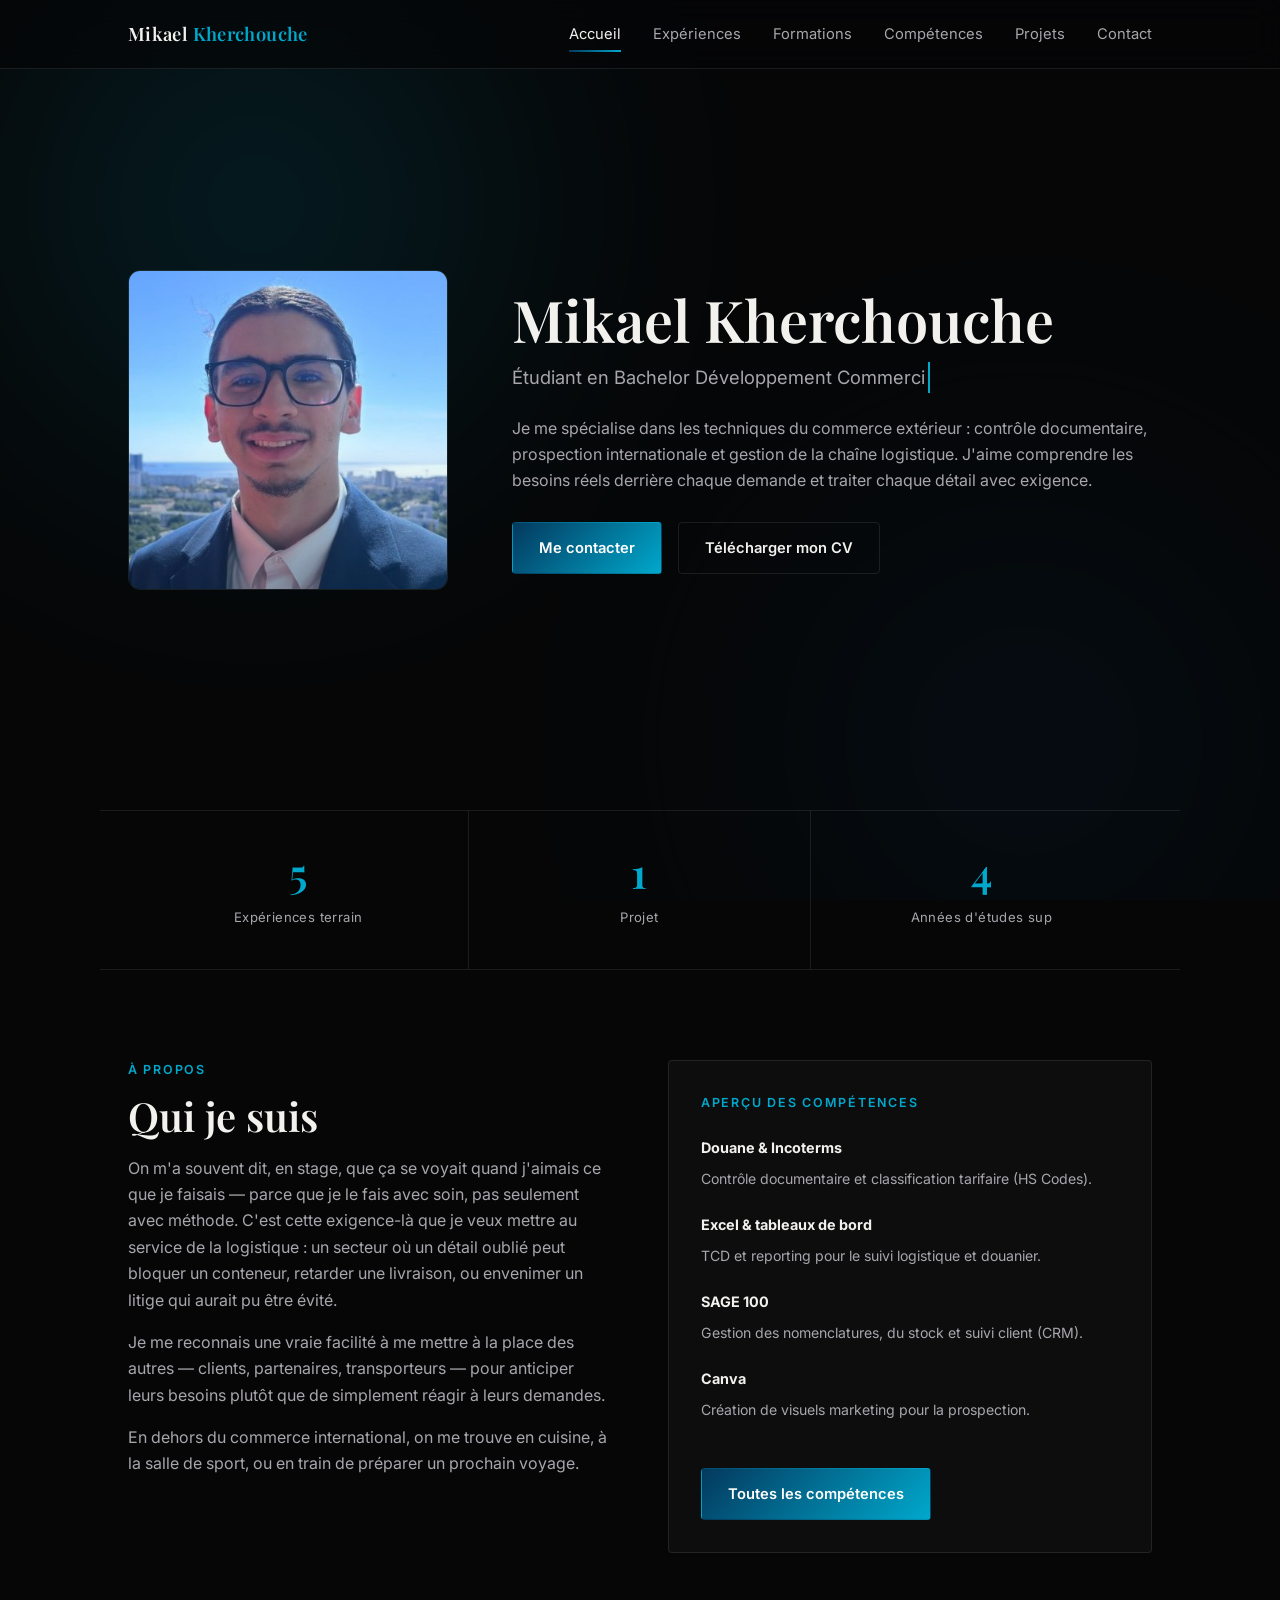
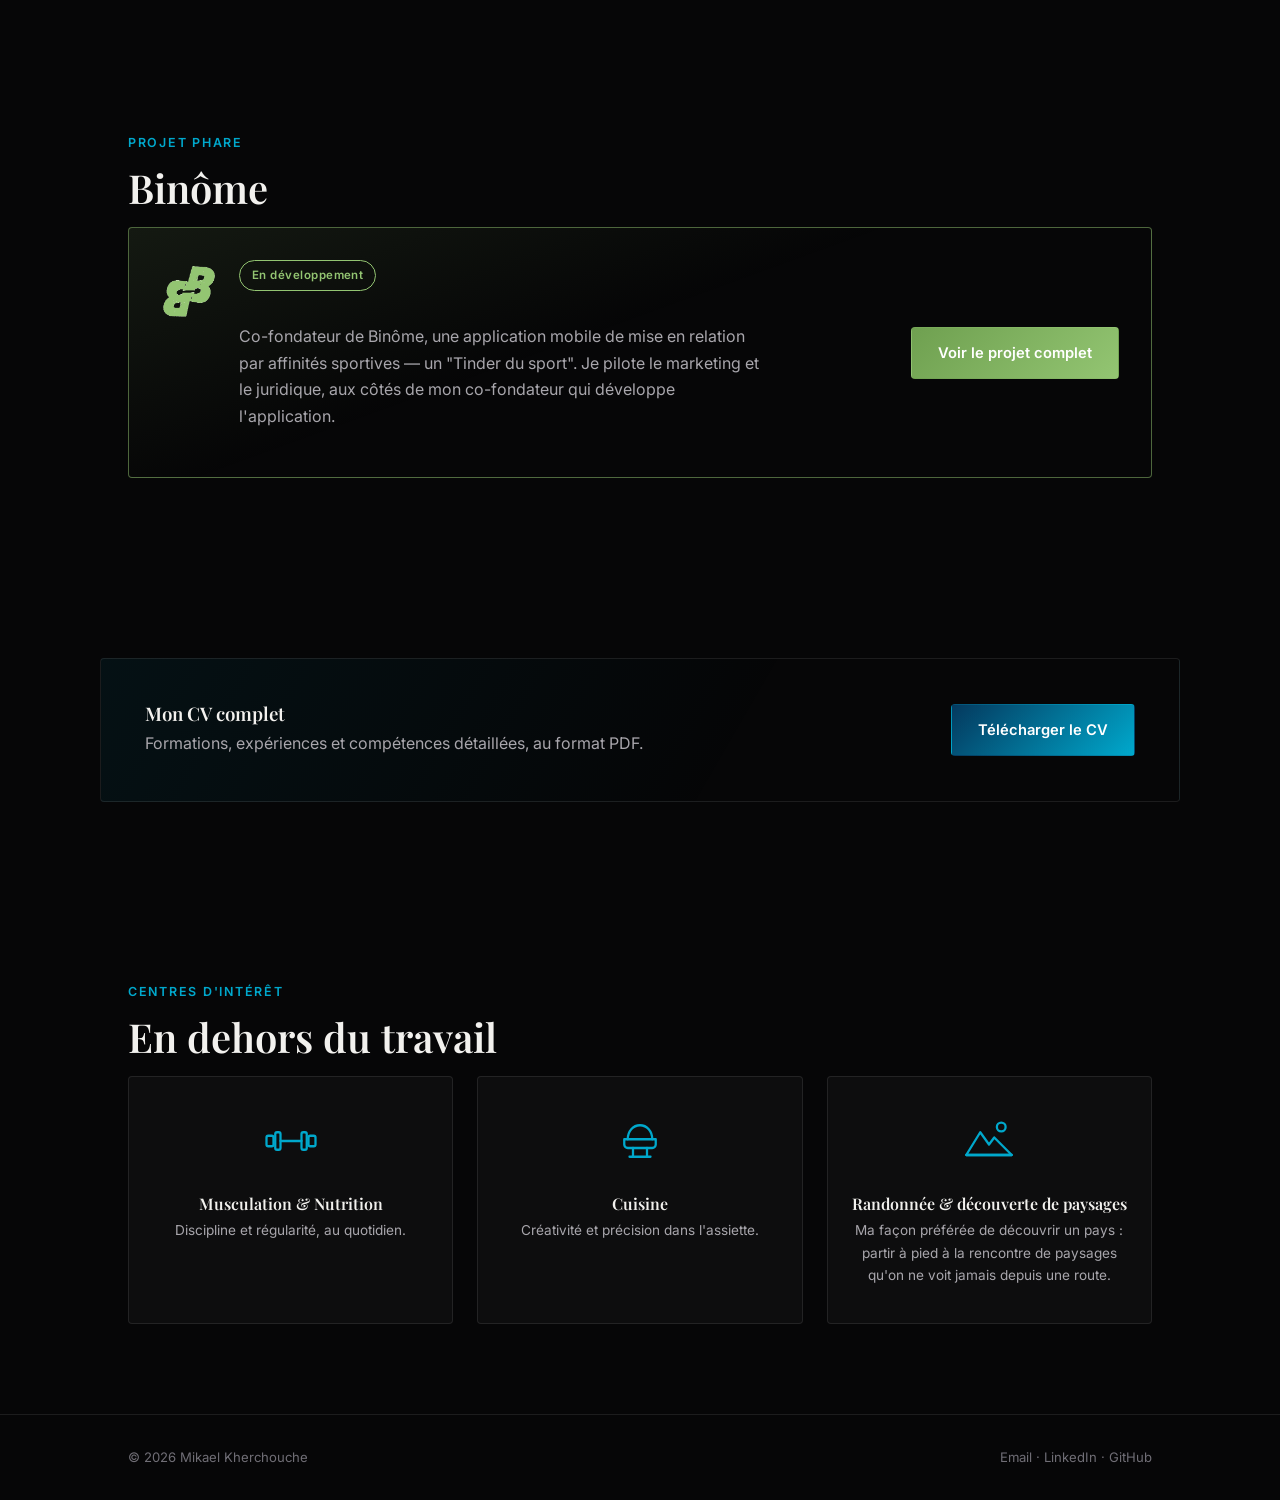
<file: index.html>
<!DOCTYPE html>
<html lang="fr">
<head>
<meta charset="UTF-8">
<meta name="viewport" content="width=device-width, initial-scale=1.0">
<title>Mikael Kherchouche — Commerce International & Logistique</title>
<meta name="description" content="Portfolio de Mikael Kherchouche, étudiant en Bachelor Chargé de Développement Commercial (BTS Commerce International), spécialisé en logistique, transit et développement commercial international.">
<link rel="canonical" href="https://mikakhers.github.io/Porfolio-mika-khers/index.html">

<meta property="og:type" content="website">
<meta property="og:title" content="Mikael Kherchouche — Commerce International & Logistique">
<meta property="og:description" content="Portfolio de Mikael Kherchouche, étudiant en Bachelor Chargé de Développement Commercial (BTS Commerce International), spécialisé en logistique, transit et développement commercial international.">
<meta property="og:url" content="https://mikakhers.github.io/Porfolio-mika-khers/index.html">
<meta property="og:image" content="https://mikakhers.github.io/Porfolio-mika-khers/assets/photo.jpg">
<meta name="twitter:card" content="summary">

<link rel="icon" type="image/svg+xml" href="assets/favicon.svg">

<link rel="preconnect" href="https://fonts.googleapis.com">
<link rel="preconnect" href="https://fonts.gstatic.com" crossorigin>
<link href="https://fonts.googleapis.com/css2?family=Playfair+Display:wght@600;700&family=Inter:wght@400;500;600;700&display=swap" rel="stylesheet">
<link rel="stylesheet" href="assets/style.css">
</head>
<body>
<a class="skip-link" href="#main">Aller au contenu principal</a>
<div class="aurora" aria-hidden="true"></div>
<header class="navbar">
  <div class="navbar-inner">
    <a class="brand" href="index.html">Mikael <span>Kherchouche</span></a>
    <button class="nav-toggle" id="navToggle" aria-label="Ouvrir le menu" aria-expanded="false">&#9776;</button>
    <nav class="nav-links" id="navLinks" aria-label="Navigation principale">
      <a href="index.html" class="active" aria-current="page">Accueil</a>
      <a href="experiences.html">Expériences</a>
      <a href="formations.html">Formations</a>
      <a href="competences.html">Compétences</a>
      <a href="projets.html">Projets</a>
      <a href="contact.html">Contact</a>
    </nav>
  </div>
</header>

<main id="main">
  <section class="hero">
    <div class="wrap hero-grid">
      <div class="reveal hero-photo-wrap">
        <img src="assets/photo.jpg" alt="Photo de portrait de Mikael Kherchouche">
      </div>
      <div class="reveal">
        <h1>Mikael Kherchouche</h1>
        <p class="role">
          <span id="typedText" data-phrases='["Étudiant en Bachelor Développement Commercial", "Titulaire d’un BTS Commerce International", "En recherche d’une alternance"]'></span><span class="typed-cursor">&nbsp;</span>
        </p>
        <p>
          Je me spécialise dans les techniques du commerce extérieur : contrôle documentaire, prospection internationale et gestion de la chaîne logistique. J'aime comprendre les besoins réels derrière chaque demande et traiter chaque détail avec exigence.
        </p>
        <div class="hero-cta">
          <a href="contact.html" class="btn btn-primary">Me contacter</a>
          <a href="CV_Mikael_Kherchouche.pdf" download class="btn btn-outline">Télécharger mon CV</a>
        </div>
      </div>
    </div>
  </section>

  <section class="reveal" style="padding-top:0;padding-bottom:0;">
    <div class="wrap stats" style="grid-template-columns:repeat(3,1fr);">
      <div class="stat-item"><span class="stat-num" data-target="5">0</span><span class="stat-label">Expériences terrain</span></div>
      <div class="stat-item"><span class="stat-num" data-target="1">0</span><span class="stat-label">Projet</span></div>
      <div class="stat-item"><span class="stat-num" data-target="4">0</span><span class="stat-label">Années d'études sup</span></div>
    </div>
  </section>

  <section>
    <div class="wrap about-grid">
      <div class="reveal">
        <div class="section-label">À propos</div>
        <h2 class="section-title">Qui je suis</h2>
        <p>
          On m'a souvent dit, en stage, que ça se voyait quand j'aimais ce que je faisais — parce que je le fais avec soin, pas seulement avec méthode. C'est cette exigence-là que je veux mettre au service de la logistique : un secteur où un détail oublié peut bloquer un conteneur, retarder une livraison, ou envenimer un litige qui aurait pu être évité.
        </p>
        <p>
          Je me reconnais une vraie facilité à me mettre à la place des autres — clients, partenaires, transporteurs — pour anticiper leurs besoins plutôt que de simplement réagir à leurs demandes.
        </p>
        <p>
          En dehors du commerce international, on me trouve en cuisine, à la salle de sport, ou en train de préparer un prochain voyage.
        </p>
      </div>
      <div class="reveal card">
        <div class="section-label" style="margin-bottom:22px;">Aperçu des compétences</div>
        <div class="skill-bar-row">
          <div class="skill-bar-top"><span><strong>Douane &amp; Incoterms</strong></span></div>
          <p style="font-size:0.88rem;margin:2px 0 0;">Contrôle documentaire et classification tarifaire (HS Codes).</p>
        </div>
        <div class="skill-bar-row">
          <div class="skill-bar-top"><span><strong>Excel &amp; tableaux de bord</strong></span></div>
          <p style="font-size:0.88rem;margin:2px 0 0;">TCD et reporting pour le suivi logistique et douanier.</p>
        </div>
        <div class="skill-bar-row">
          <div class="skill-bar-top"><span><strong>SAGE 100</strong></span></div>
          <p style="font-size:0.88rem;margin:2px 0 0;">Gestion des nomenclatures, du stock et suivi client (CRM).</p>
        </div>
        <div class="skill-bar-row">
          <div class="skill-bar-top"><span><strong>Canva</strong></span></div>
          <p style="font-size:0.88rem;margin:2px 0 0;">Création de visuels marketing pour la prospection.</p>
        </div>
        <a href="competences.html" class="btn btn-primary" style="margin-top:24px;">Toutes les compétences</a>
      </div>
    </div>
  </section>

  <section>
    <div class="wrap">
      <div class="reveal">
        <div class="section-label">Projet phare</div>
        <h2 class="section-title">Binôme</h2>
      </div>
      <div id="home-binome" class="reveal card" style="display:flex;justify-content:space-between;align-items:center;flex-wrap:wrap;gap:24px;">
        <div style="max-width:60ch;display:flex;gap:22px;align-items:flex-start;">
          <img src="assets/binome-logo.png" alt="Logo Binôme" style="width:56px;height:auto;flex-shrink:0;margin-top:4px;">
          <div>
            <span class="status-pill" style="color:#93C572;border-color:#93C572;">En développement</span>
            <p style="margin-top:14px;">
              Co-fondateur de Binôme, une application mobile de mise en relation par affinités sportives — un "Tinder du sport". Je pilote le marketing et le juridique, aux côtés de mon co-fondateur qui développe l'application.
            </p>
          </div>
        </div>
        <a href="projets.html" class="btn btn-pistache">Voir le projet complet</a>
      </div>
    </div>
  </section>

  <section>
    <div class="wrap cv-block reveal">
      <div>
        <h3>Mon CV complet</h3>
        <p>Formations, expériences et compétences détaillées, au format PDF.</p>
      </div>
      <a href="CV_Mikael_Kherchouche.pdf" download class="btn btn-primary">Télécharger le CV</a>
    </div>
  </section>

  <section>
    <div class="wrap">
      <div class="reveal">
        <div class="section-label">Centres d'intérêt</div>
        <h2 class="section-title">En dehors du travail</h2>
      </div>
      <div class="interests-grid">
        <div class="reveal card interest-card">
          <svg viewBox="0 0 64 64" fill="none" stroke="#00A8CC" stroke-width="2.6" stroke-linecap="round" stroke-linejoin="round"><rect x="4" y="26" width="8" height="12" rx="2"/><rect x="52" y="26" width="8" height="12" rx="2"/><rect x="14" y="22" width="6" height="20" rx="2"/><rect x="44" y="22" width="6" height="20" rx="2"/><line x1="20" y1="32" x2="44" y2="32"/></svg>
          <h3>Musculation &amp; Nutrition</h3>
          <p>Discipline et régularité, au quotidien.</p>
        </div>
        <div class="reveal card interest-card">
          <svg viewBox="0 0 64 64" fill="none" stroke="#00A8CC" stroke-width="2.6" stroke-linecap="round" stroke-linejoin="round"><path d="M18 30c0-9 6-16 14-16s14 7 14 16"/><path d="M14 30h36v6a4 4 0 0 1-4 4H18a4 4 0 0 1-4-4v-6z"/><line x1="24" y1="40" x2="24" y2="50"/><line x1="40" y1="40" x2="40" y2="50"/><line x1="20" y1="50" x2="44" y2="50"/></svg>
          <h3>Cuisine</h3>
          <p>Créativité et précision dans l'assiette.</p>
        </div>
        <div class="reveal card interest-card">
          <svg viewBox="0 0 64 64" fill="none" stroke="#00A8CC" stroke-width="2.6" stroke-linecap="round" stroke-linejoin="round"><path d="M6 48L22 22l10 14 6-8 20 20z"/><circle cx="46" cy="16" r="5"/><path d="M6 48h52"/></svg>
          <h3>Randonnée &amp; découverte de paysages</h3>
          <p>Ma façon préférée de découvrir un pays : partir à pied à la rencontre de paysages qu'on ne voit jamais depuis une route.</p>
        </div>
      </div>
    </div>
  </section>
</main>
<footer>
  <div class="wrap footer-inner">
    <span>&copy; 2026 Mikael Kherchouche</span>
    <span>
      <a href="mailto:mikael.kherchouche@gmail.com">Email</a> ·
      <a href="https://linkedin.com/in/mikael-kherchouche" target="_blank" rel="noopener">LinkedIn</a> ·
      <a href="https://github.com/mikakhers" target="_blank" rel="noopener">GitHub</a>
    </span>
  </div>
</footer>
<script src="assets/script.js"></script>
</body>
</html>
</file>
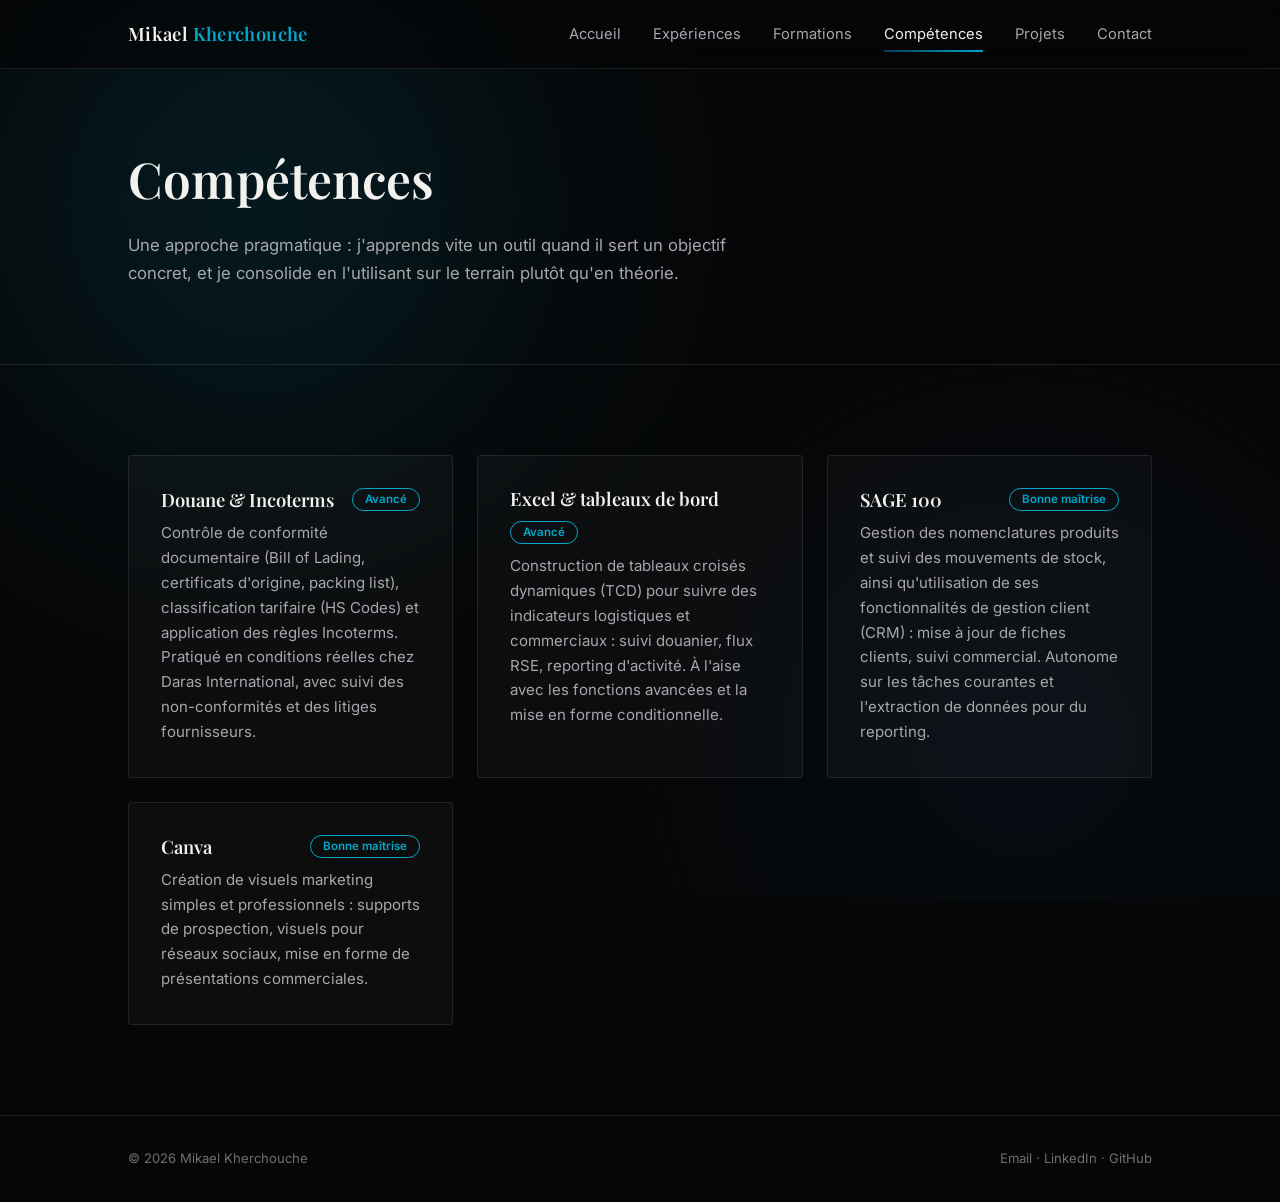
<file: competences.html>
<!DOCTYPE html>
<html lang="fr">
<head>
<meta charset="UTF-8">
<meta name="viewport" content="width=device-width, initial-scale=1.0">
<title>Compétences — Mikael Kherchouche</title>
<meta name="description" content="Compétences de Mikael Kherchouche : douane et Incoterms, Excel et tableaux de bord, SAGE 100, Canva.">
<link rel="canonical" href="https://mikakhers.github.io/Porfolio-mika-khers/competences.html">

<meta property="og:type" content="website">
<meta property="og:title" content="Compétences — Mikael Kherchouche">
<meta property="og:description" content="Compétences de Mikael Kherchouche : douane et Incoterms, Excel et tableaux de bord, SAGE 100, Canva.">
<meta property="og:url" content="https://mikakhers.github.io/Porfolio-mika-khers/competences.html">
<meta property="og:image" content="https://mikakhers.github.io/Porfolio-mika-khers/assets/photo.jpg">
<meta name="twitter:card" content="summary">

<link rel="icon" type="image/svg+xml" href="assets/favicon.svg">

<link rel="preconnect" href="https://fonts.googleapis.com">
<link rel="preconnect" href="https://fonts.gstatic.com" crossorigin>
<link href="https://fonts.googleapis.com/css2?family=Playfair+Display:wght@600;700&family=Inter:wght@400;500;600;700&display=swap" rel="stylesheet">
<link rel="stylesheet" href="assets/style.css">
</head>
<body>
<a class="skip-link" href="#main">Aller au contenu principal</a>
<div class="aurora" aria-hidden="true"></div>
<header class="navbar">
  <div class="navbar-inner">
    <a class="brand" href="index.html">Mikael <span>Kherchouche</span></a>
    <button class="nav-toggle" id="navToggle" aria-label="Ouvrir le menu" aria-expanded="false">&#9776;</button>
    <nav class="nav-links" id="navLinks" aria-label="Navigation principale">
      <a href="index.html">Accueil</a>
      <a href="experiences.html">Expériences</a>
      <a href="formations.html">Formations</a>
      <a href="competences.html" class="active" aria-current="page">Compétences</a>
      <a href="projets.html">Projets</a>
      <a href="contact.html">Contact</a>
    </nav>
  </div>
</header>
  <section class="page-hero">
    <div class="wrap">
      <h1>Compétences</h1>
      <p>Une approche pragmatique : j'apprends vite un outil quand il sert un objectif concret, et je consolide en l'utilisant sur le terrain plutôt qu'en théorie.</p>
    </div>
  </section>

<main id="main">
  <section>
    <div class="wrap">
      <div class="skill-detail-grid">
      <div class="reveal card skill-detail-card">
        <h3>Douane &amp; Incoterms<span class="skill-level-tag">Avancé</span></h3>
        <p>Contrôle de conformité documentaire (Bill of Lading, certificats d'origine, packing list), classification tarifaire (HS Codes) et application des règles Incoterms. Pratiqué en conditions réelles chez Daras International, avec suivi des non-conformités et des litiges fournisseurs.</p>
      </div>
      <div class="reveal card skill-detail-card">
        <h3>Excel &amp; tableaux de bord<span class="skill-level-tag">Avancé</span></h3>
        <p>Construction de tableaux croisés dynamiques (TCD) pour suivre des indicateurs logistiques et commerciaux : suivi douanier, flux RSE, reporting d'activité. À l'aise avec les fonctions avancées et la mise en forme conditionnelle.</p>
      </div>
      <div class="reveal card skill-detail-card">
        <h3>SAGE 100<span class="skill-level-tag">Bonne maîtrise</span></h3>
        <p>Gestion des nomenclatures produits et suivi des mouvements de stock, ainsi qu'utilisation de ses fonctionnalités de gestion client (CRM) : mise à jour de fiches clients, suivi commercial. Autonome sur les tâches courantes et l'extraction de données pour du reporting.</p>
      </div>
      <div class="reveal card skill-detail-card">
        <h3>Canva<span class="skill-level-tag">Bonne maîtrise</span></h3>
        <p>Création de visuels marketing simples et professionnels : supports de prospection, visuels pour réseaux sociaux, mise en forme de présentations commerciales.</p>
      </div>
      </div>
    </div>
  </section>
</main>
<footer>
  <div class="wrap footer-inner">
    <span>&copy; 2026 Mikael Kherchouche</span>
    <span>
      <a href="mailto:mikael.kherchouche@gmail.com">Email</a> ·
      <a href="https://linkedin.com/in/mikael-kherchouche" target="_blank" rel="noopener">LinkedIn</a> ·
      <a href="https://github.com/mikakhers" target="_blank" rel="noopener">GitHub</a>
    </span>
  </div>
</footer>
<script src="assets/script.js"></script>
</body>
</html>
</file>
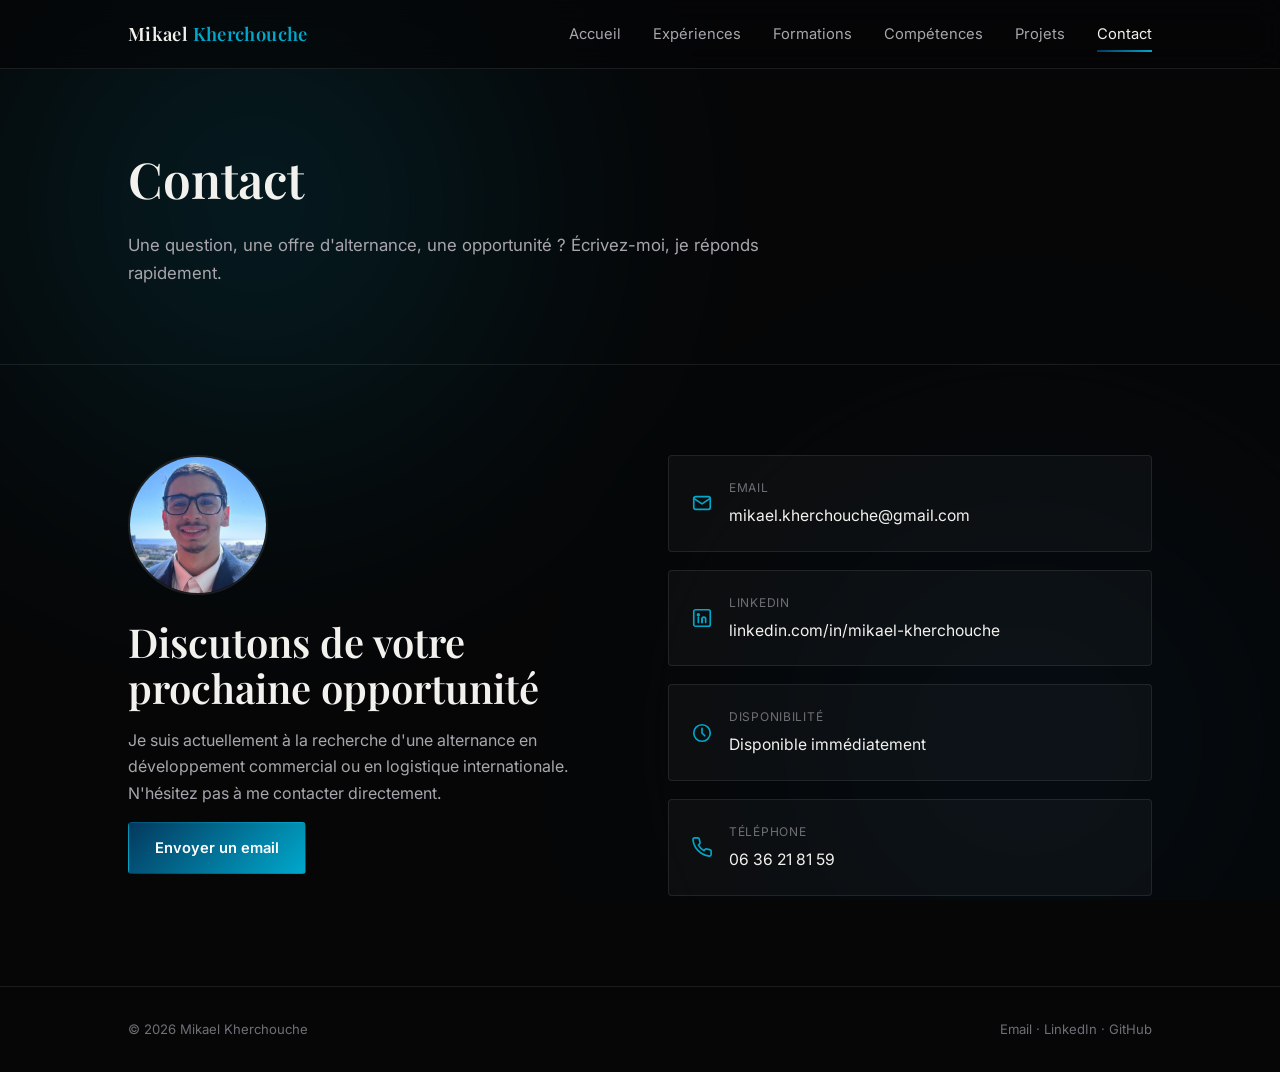
<file: contact.html>
<!DOCTYPE html>
<html lang="fr">
<head>
<meta charset="UTF-8">
<meta name="viewport" content="width=device-width, initial-scale=1.0">
<title>Contact — Mikael Kherchouche</title>
<meta name="description" content="Contacter Mikael Kherchouche pour une alternance en développement commercial ou logistique internationale.">
<link rel="canonical" href="https://mikakhers.github.io/Porfolio-mika-khers/contact.html">

<meta property="og:type" content="website">
<meta property="og:title" content="Contact — Mikael Kherchouche">
<meta property="og:description" content="Contacter Mikael Kherchouche pour une alternance en développement commercial ou logistique internationale.">
<meta property="og:url" content="https://mikakhers.github.io/Porfolio-mika-khers/contact.html">
<meta property="og:image" content="https://mikakhers.github.io/Porfolio-mika-khers/assets/photo.jpg">
<meta name="twitter:card" content="summary">

<link rel="icon" type="image/svg+xml" href="assets/favicon.svg">

<link rel="preconnect" href="https://fonts.googleapis.com">
<link rel="preconnect" href="https://fonts.gstatic.com" crossorigin>
<link href="https://fonts.googleapis.com/css2?family=Playfair+Display:wght@600;700&family=Inter:wght@400;500;600;700&display=swap" rel="stylesheet">
<link rel="stylesheet" href="assets/style.css">
</head>
<body>
<a class="skip-link" href="#main">Aller au contenu principal</a>
<div class="aurora" aria-hidden="true"></div>
<header class="navbar">
  <div class="navbar-inner">
    <a class="brand" href="index.html">Mikael <span>Kherchouche</span></a>
    <button class="nav-toggle" id="navToggle" aria-label="Ouvrir le menu" aria-expanded="false">&#9776;</button>
    <nav class="nav-links" id="navLinks" aria-label="Navigation principale">
      <a href="index.html">Accueil</a>
      <a href="experiences.html">Expériences</a>
      <a href="formations.html">Formations</a>
      <a href="competences.html">Compétences</a>
      <a href="projets.html">Projets</a>
      <a href="contact.html" class="active" aria-current="page">Contact</a>
    </nav>
  </div>
</header>
  <section class="page-hero">
    <div class="wrap">
      <h1>Contact</h1>
      <p>Une question, une offre d'alternance, une opportunité ? Écrivez-moi, je réponds rapidement.</p>
    </div>
  </section>

<main id="main">
  <section>
    <div class="wrap contact-grid">
      <div class="reveal">
        <div class="contact-photo-wrap">
          <img src="assets/photo.jpg" alt="Photo de portrait de Mikael Kherchouche">
        </div>
        <h2 class="section-title">Discutons de votre prochaine opportunité</h2>
        <p>
          Je suis actuellement à la recherche d'une alternance en développement commercial ou en logistique internationale. N'hésitez pas à me contacter directement.
        </p>
        <a href="mailto:mikael.kherchouche@gmail.com" class="btn btn-primary">Envoyer un email</a>
      </div>
      <div class="contact-cards">
        <div class="reveal card contact-card">
          <svg width="22" height="22" viewBox="0 0 24 24" fill="none" stroke="currentColor" stroke-width="1.8" stroke-linecap="round" stroke-linejoin="round"><rect x="3" y="5" width="18" height="14" rx="2"/><path d="M3 7l9 6 9-6"/></svg>
          <div>
            <div class="label">Email</div>
            <a class="value" href="mailto:mikael.kherchouche@gmail.com">mikael.kherchouche@gmail.com</a>
          </div>
        </div>
        <div class="reveal card contact-card">
          <svg width="22" height="22" viewBox="0 0 24 24" fill="none" stroke="currentColor" stroke-width="1.8" stroke-linecap="round" stroke-linejoin="round"><rect x="3" y="3" width="18" height="18" rx="2"/><circle cx="8" cy="8.5" r="1"/><path d="M8 11v6"/><path d="M12 17v-4a2 2 0 0 1 4 0v4"/><path d="M12 13v4"/></svg>
          <div>
            <div class="label">LinkedIn</div>
            <a class="value" href="https://linkedin.com/in/mikael-kherchouche" target="_blank" rel="noopener">linkedin.com/in/mikael-kherchouche</a>
          </div>
        </div>
        <div class="reveal card contact-card">
          <svg width="22" height="22" viewBox="0 0 24 24" fill="none" stroke="currentColor" stroke-width="1.8" stroke-linecap="round" stroke-linejoin="round"><circle cx="12" cy="12" r="9"/><path d="M12 7v5l3 3"/></svg>
          <div>
            <div class="label">Disponibilité</div>
            <span class="value">Disponible immédiatement</span>
          </div>
        </div>
        <div class="reveal card contact-card">
          <svg width="22" height="22" viewBox="0 0 24 24" fill="none" stroke="currentColor" stroke-width="1.8" stroke-linecap="round" stroke-linejoin="round"><path d="M22 16.92v3a2 2 0 0 1-2.18 2 19.79 19.79 0 0 1-8.63-3.07 19.5 19.5 0 0 1-6-6 19.79 19.79 0 0 1-3.07-8.67A2 2 0 0 1 4.11 2h3a2 2 0 0 1 2 1.72c.127.96.361 1.903.7 2.81a2 2 0 0 1-.45 2.11L8.09 9.91a16 16 0 0 0 6 6l1.27-1.27a2 2 0 0 1 2.11-.45c.907.339 1.85.573 2.81.7A2 2 0 0 1 22 16.92z"/></svg>
          <div>
            <div class="label">Téléphone</div>
            <a class="value" href="tel:+33636218159">06 36 21 81 59</a>
          </div>
        </div>
      </div>
    </div>
  </section>
</main>
<footer>
  <div class="wrap footer-inner">
    <span>&copy; 2026 Mikael Kherchouche</span>
    <span>
      <a href="mailto:mikael.kherchouche@gmail.com">Email</a> ·
      <a href="https://linkedin.com/in/mikael-kherchouche" target="_blank" rel="noopener">LinkedIn</a> ·
      <a href="https://github.com/mikakhers" target="_blank" rel="noopener">GitHub</a>
    </span>
  </div>
</footer>
<script src="assets/script.js"></script>
</body>
</html>
</file>
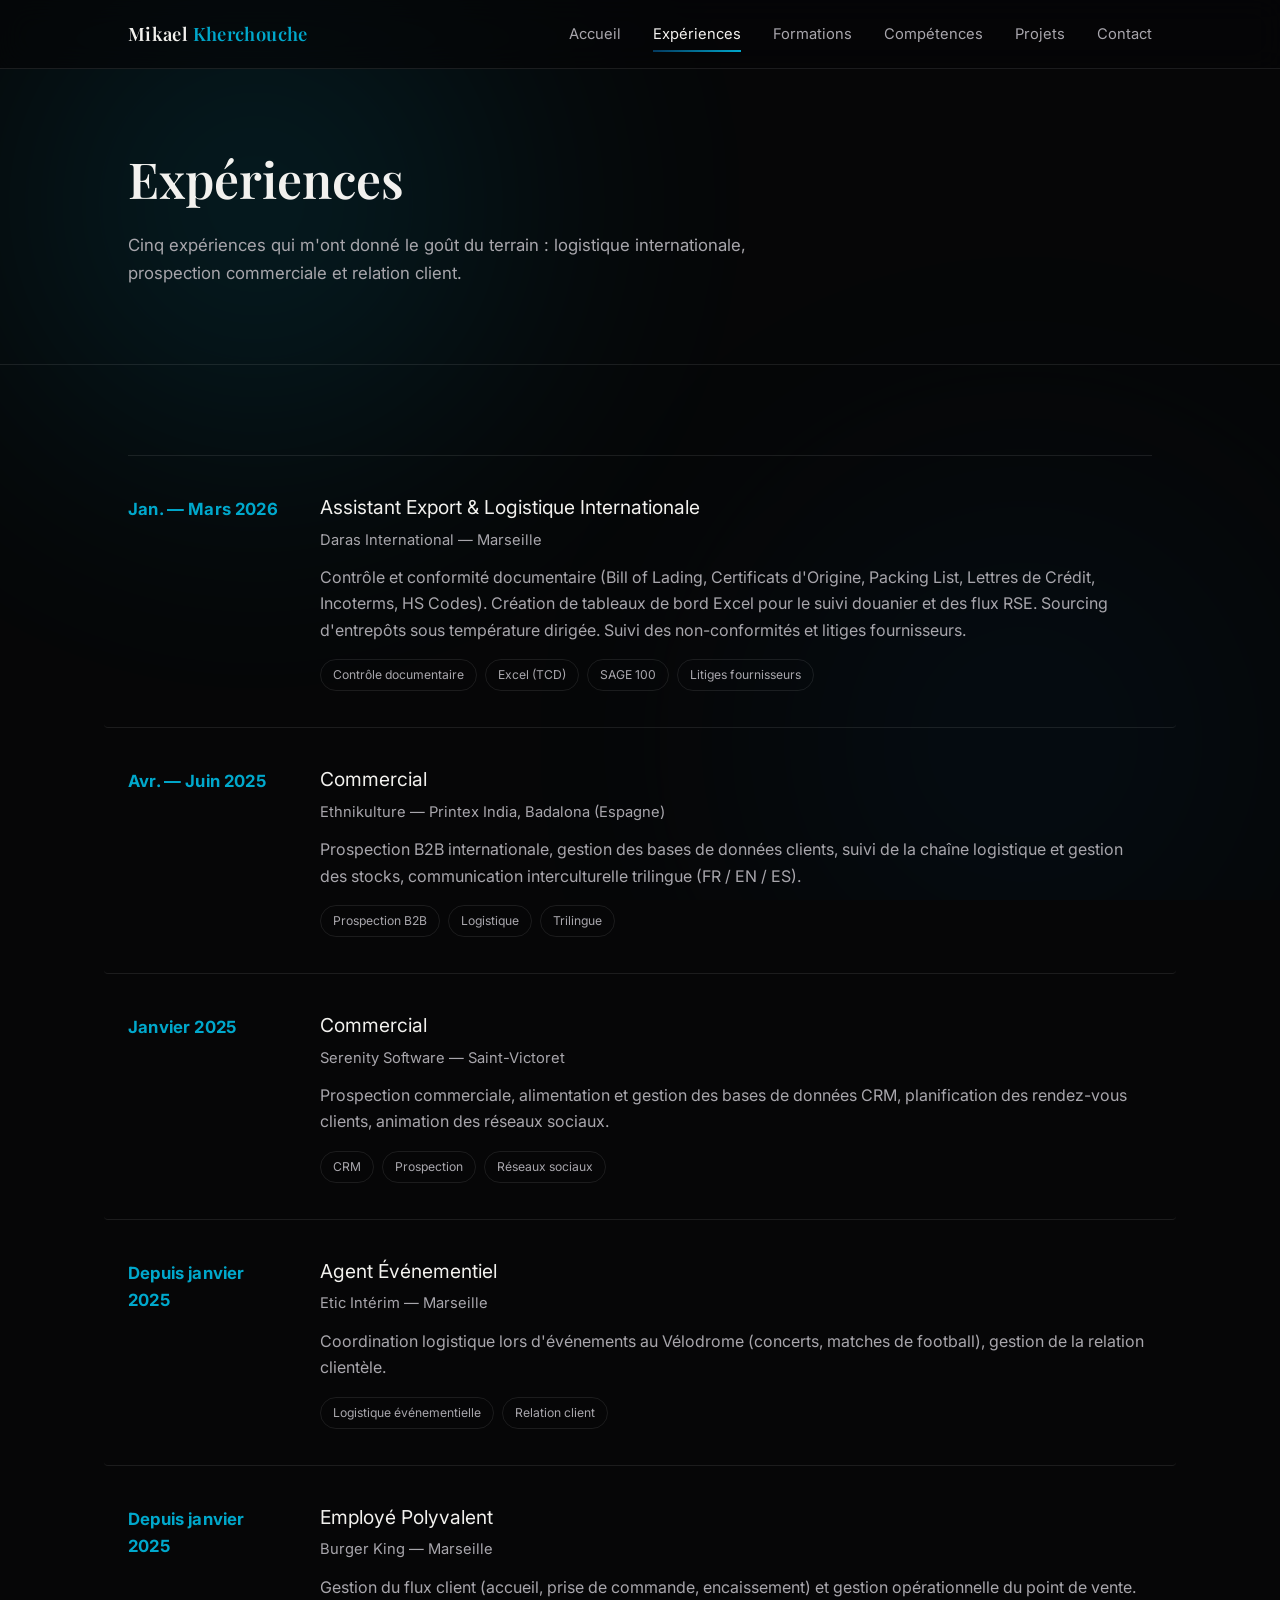
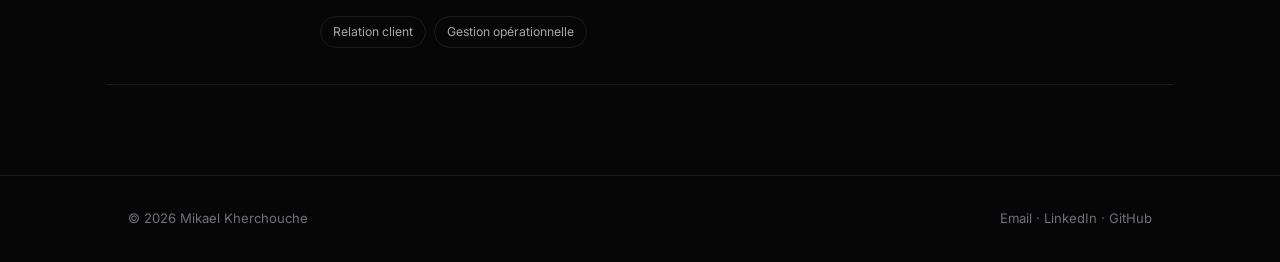
<file: experiences.html>
<!DOCTYPE html>
<html lang="fr">
<head>
<meta charset="UTF-8">
<meta name="viewport" content="width=device-width, initial-scale=1.0">
<title>Expériences — Mikael Kherchouche</title>
<meta name="description" content="Expériences professionnelles de Mikael Kherchouche en logistique internationale, commerce et relation client.">
<link rel="canonical" href="https://mikakhers.github.io/Porfolio-mika-khers/experiences.html">

<meta property="og:type" content="website">
<meta property="og:title" content="Expériences — Mikael Kherchouche">
<meta property="og:description" content="Expériences professionnelles de Mikael Kherchouche en logistique internationale, commerce et relation client.">
<meta property="og:url" content="https://mikakhers.github.io/Porfolio-mika-khers/experiences.html">
<meta property="og:image" content="https://mikakhers.github.io/Porfolio-mika-khers/assets/photo.jpg">
<meta name="twitter:card" content="summary">

<link rel="icon" type="image/svg+xml" href="assets/favicon.svg">

<link rel="preconnect" href="https://fonts.googleapis.com">
<link rel="preconnect" href="https://fonts.gstatic.com" crossorigin>
<link href="https://fonts.googleapis.com/css2?family=Playfair+Display:wght@600;700&family=Inter:wght@400;500;600;700&display=swap" rel="stylesheet">
<link rel="stylesheet" href="assets/style.css">
</head>
<body>
<a class="skip-link" href="#main">Aller au contenu principal</a>
<div class="aurora" aria-hidden="true"></div>
<header class="navbar">
  <div class="navbar-inner">
    <a class="brand" href="index.html">Mikael <span>Kherchouche</span></a>
    <button class="nav-toggle" id="navToggle" aria-label="Ouvrir le menu" aria-expanded="false">&#9776;</button>
    <nav class="nav-links" id="navLinks" aria-label="Navigation principale">
      <a href="index.html">Accueil</a>
      <a href="experiences.html" class="active" aria-current="page">Expériences</a>
      <a href="formations.html">Formations</a>
      <a href="competences.html">Compétences</a>
      <a href="projets.html">Projets</a>
      <a href="contact.html">Contact</a>
    </nav>
  </div>
</header>
  <section class="page-hero">
    <div class="wrap">
      <h1>Expériences</h1>
      <p>Cinq expériences qui m'ont donné le goût du terrain : logistique internationale, prospection commerciale et relation client.</p>
    </div>
  </section>

<main id="main">
  <section>
    <div class="wrap">
      <div class="exp-list">
    <div class="exp-row reveal">
      <div class="exp-date">Jan. — Mars 2026</div>
      <div>
        <div class="exp-role">Assistant Export &amp; Logistique Internationale</div>
        <div class="exp-company">Daras International — Marseille</div>
        <p class="exp-desc">Contrôle et conformité documentaire (Bill of Lading, Certificats d'Origine, Packing List, Lettres de Crédit, Incoterms, HS Codes). Création de tableaux de bord Excel pour le suivi douanier et des flux RSE. Sourcing d'entrepôts sous température dirigée. Suivi des non-conformités et litiges fournisseurs.</p>
        <div class="exp-tags"><span class="tag">Contrôle documentaire</span><span class="tag">Excel (TCD)</span><span class="tag">SAGE 100</span><span class="tag">Litiges fournisseurs</span></div>
      </div>
    </div>
    <div class="exp-row reveal">
      <div class="exp-date">Avr. — Juin 2025</div>
      <div>
        <div class="exp-role">Commercial</div>
        <div class="exp-company">Ethnikulture — Printex India, Badalona (Espagne)</div>
        <p class="exp-desc">Prospection B2B internationale, gestion des bases de données clients, suivi de la chaîne logistique et gestion des stocks, communication interculturelle trilingue (FR / EN / ES).</p>
        <div class="exp-tags"><span class="tag">Prospection B2B</span><span class="tag">Logistique</span><span class="tag">Trilingue</span></div>
      </div>
    </div>
    <div class="exp-row reveal">
      <div class="exp-date">Janvier 2025</div>
      <div>
        <div class="exp-role">Commercial</div>
        <div class="exp-company">Serenity Software — Saint-Victoret</div>
        <p class="exp-desc">Prospection commerciale, alimentation et gestion des bases de données CRM, planification des rendez-vous clients, animation des réseaux sociaux.</p>
        <div class="exp-tags"><span class="tag">CRM</span><span class="tag">Prospection</span><span class="tag">Réseaux sociaux</span></div>
      </div>
    </div>
    <div class="exp-row reveal">
      <div class="exp-date">Depuis janvier 2025</div>
      <div>
        <div class="exp-role">Agent Événementiel</div>
        <div class="exp-company">Etic Intérim — Marseille</div>
        <p class="exp-desc">Coordination logistique lors d'événements au Vélodrome (concerts, matches de football), gestion de la relation clientèle.</p>
        <div class="exp-tags"><span class="tag">Logistique événementielle</span><span class="tag">Relation client</span></div>
      </div>
    </div>
    <div class="exp-row reveal">
      <div class="exp-date">Depuis janvier 2025</div>
      <div>
        <div class="exp-role">Employé Polyvalent</div>
        <div class="exp-company">Burger King — Marseille</div>
        <p class="exp-desc">Gestion du flux client (accueil, prise de commande, encaissement) et gestion opérationnelle du point de vente.</p>
        <div class="exp-tags"><span class="tag">Relation client</span><span class="tag">Gestion opérationnelle</span></div>
      </div>
    </div>
      </div>
    </div>
  </section>
</main>
<footer>
  <div class="wrap footer-inner">
    <span>&copy; 2026 Mikael Kherchouche</span>
    <span>
      <a href="mailto:mikael.kherchouche@gmail.com">Email</a> ·
      <a href="https://linkedin.com/in/mikael-kherchouche" target="_blank" rel="noopener">LinkedIn</a> ·
      <a href="https://github.com/mikakhers" target="_blank" rel="noopener">GitHub</a>
    </span>
  </div>
</footer>
<script src="assets/script.js"></script>
</body>
</html>
</file>
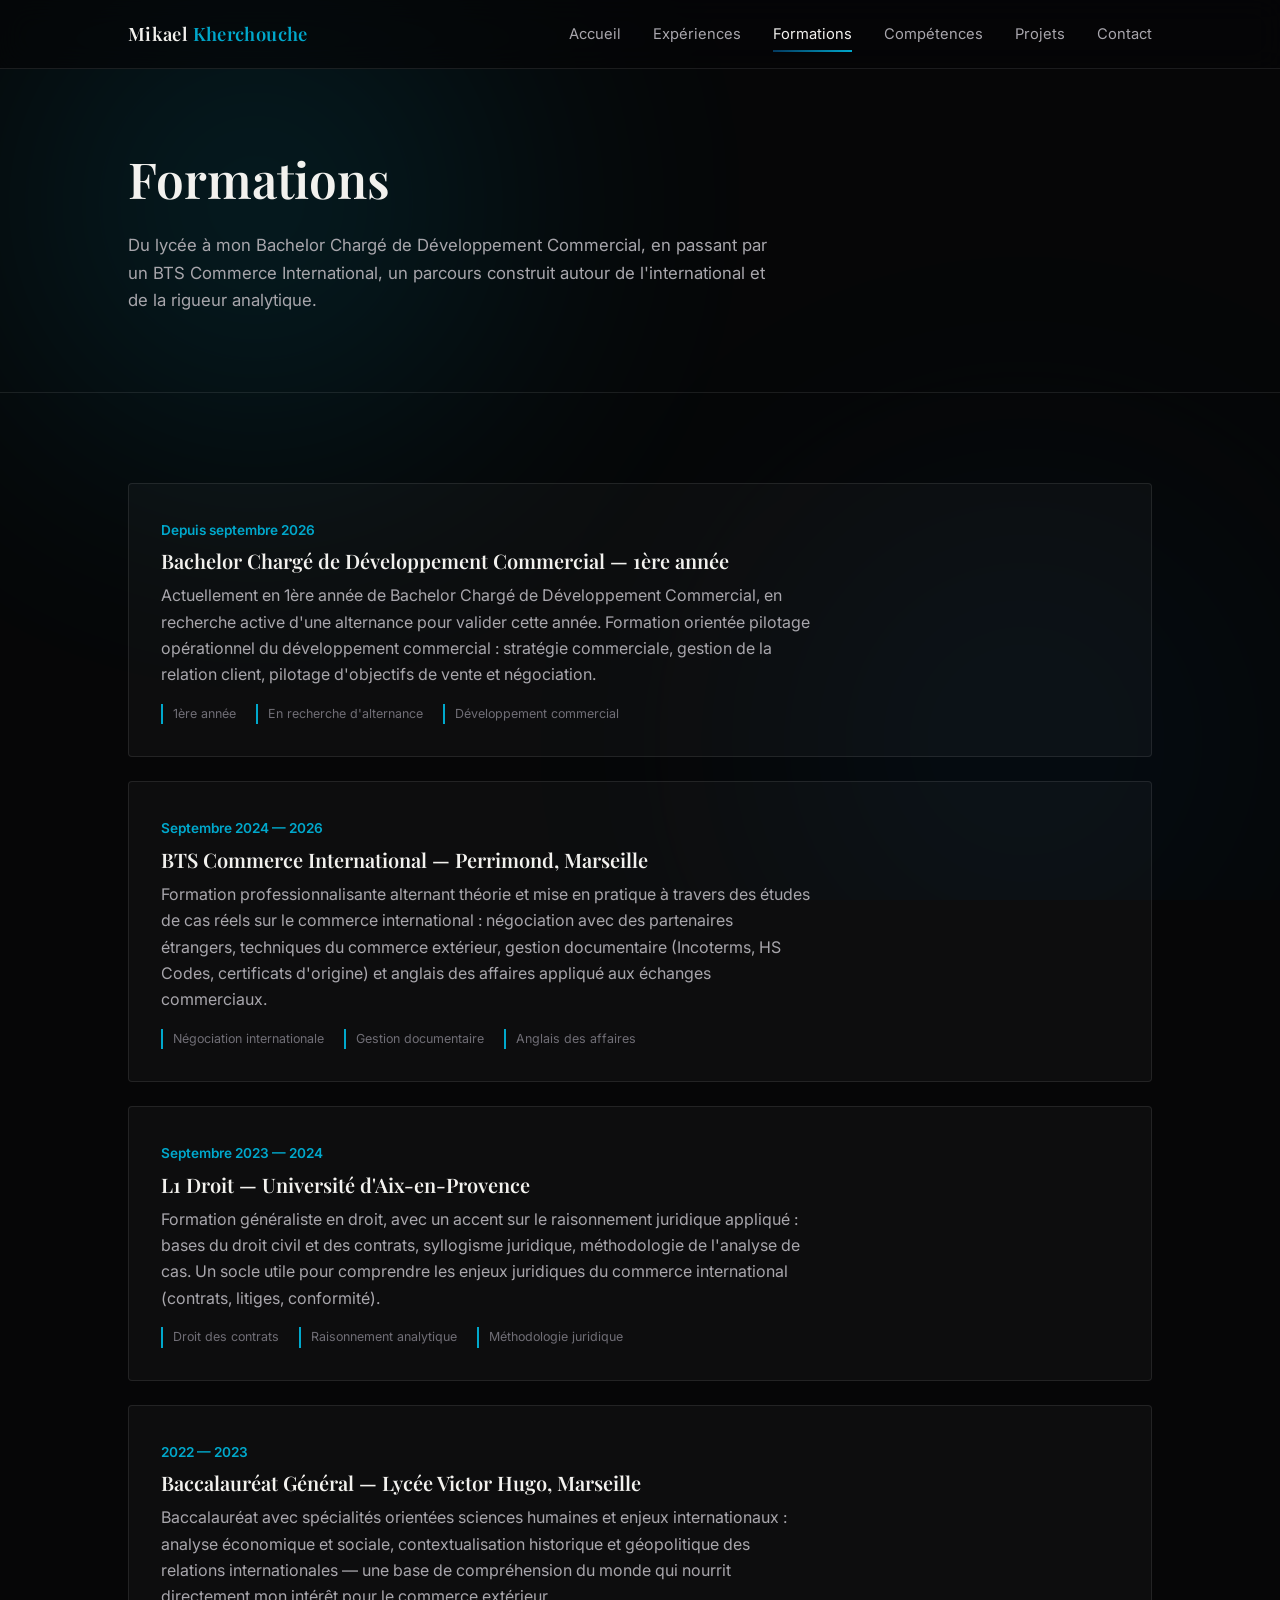
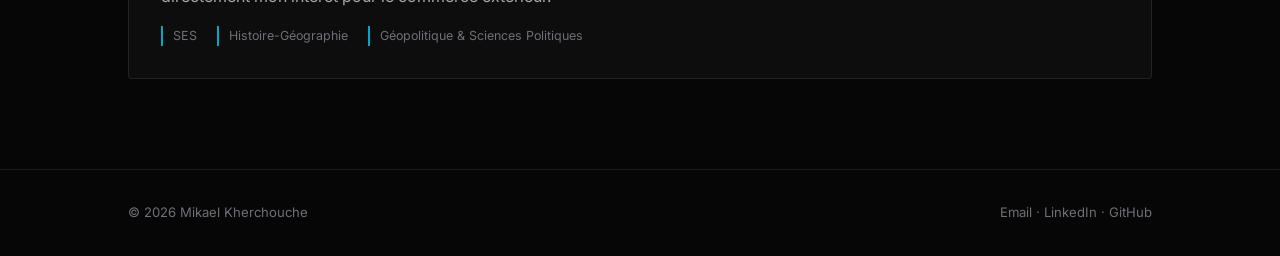
<file: formations.html>
<!DOCTYPE html>
<html lang="fr">
<head>
<meta charset="UTF-8">
<meta name="viewport" content="width=device-width, initial-scale=1.0">
<title>Formations — Mikael Kherchouche</title>
<meta name="description" content="Parcours académique de Mikael Kherchouche : Bachelor Chargé de Développement Commercial, BTS Commerce International, L1 Droit, Baccalauréat Général.">
<link rel="canonical" href="https://mikakhers.github.io/Porfolio-mika-khers/formations.html">

<meta property="og:type" content="website">
<meta property="og:title" content="Formations — Mikael Kherchouche">
<meta property="og:description" content="Parcours académique de Mikael Kherchouche : Bachelor Chargé de Développement Commercial, BTS Commerce International, L1 Droit, Baccalauréat Général.">
<meta property="og:url" content="https://mikakhers.github.io/Porfolio-mika-khers/formations.html">
<meta property="og:image" content="https://mikakhers.github.io/Porfolio-mika-khers/assets/photo.jpg">
<meta name="twitter:card" content="summary">

<link rel="icon" type="image/svg+xml" href="assets/favicon.svg">

<link rel="preconnect" href="https://fonts.googleapis.com">
<link rel="preconnect" href="https://fonts.gstatic.com" crossorigin>
<link href="https://fonts.googleapis.com/css2?family=Playfair+Display:wght@600;700&family=Inter:wght@400;500;600;700&display=swap" rel="stylesheet">
<link rel="stylesheet" href="assets/style.css">
</head>
<body>
<a class="skip-link" href="#main">Aller au contenu principal</a>
<div class="aurora" aria-hidden="true"></div>
<header class="navbar">
  <div class="navbar-inner">
    <a class="brand" href="index.html">Mikael <span>Kherchouche</span></a>
    <button class="nav-toggle" id="navToggle" aria-label="Ouvrir le menu" aria-expanded="false">&#9776;</button>
    <nav class="nav-links" id="navLinks" aria-label="Navigation principale">
      <a href="index.html">Accueil</a>
      <a href="experiences.html">Expériences</a>
      <a href="formations.html" class="active" aria-current="page">Formations</a>
      <a href="competences.html">Compétences</a>
      <a href="projets.html">Projets</a>
      <a href="contact.html">Contact</a>
    </nav>
  </div>
</header>
  <section class="page-hero">
    <div class="wrap">
      <h1>Formations</h1>
      <p>Du lycée à mon Bachelor Chargé de Développement Commercial, en passant par un BTS Commerce International, un parcours construit autour de l'international et de la rigueur analytique.</p>
    </div>
  </section>

<main id="main">
  <section>
    <div class="wrap">
    <div class="reveal card formation-card">
      <div class="tl-date">Depuis septembre 2026</div>
      <h3>Bachelor Chargé de Développement Commercial — 1ère année</h3>
      <p>Actuellement en 1ère année de Bachelor Chargé de Développement Commercial, en recherche active d'une alternance pour valider cette année. Formation orientée pilotage opérationnel du développement commercial : stratégie commerciale, gestion de la relation client, pilotage d'objectifs de vente et négociation.</p>
      <div class="formation-meta"><span>1ère année</span><span>En recherche d'alternance</span><span>Développement commercial</span></div>
    </div>
    <div class="reveal card formation-card">
      <div class="tl-date">Septembre 2024 — 2026</div>
      <h3>BTS Commerce International — Perrimond, Marseille</h3>
      <p>Formation professionnalisante alternant théorie et mise en pratique à travers des études de cas réels sur le commerce international : négociation avec des partenaires étrangers, techniques du commerce extérieur, gestion documentaire (Incoterms, HS Codes, certificats d'origine) et anglais des affaires appliqué aux échanges commerciaux.</p>
      <div class="formation-meta"><span>Négociation internationale</span><span>Gestion documentaire</span><span>Anglais des affaires</span></div>
    </div>
    <div class="reveal card formation-card">
      <div class="tl-date">Septembre 2023 — 2024</div>
      <h3>L1 Droit — Université d'Aix-en-Provence</h3>
      <p>Formation généraliste en droit, avec un accent sur le raisonnement juridique appliqué : bases du droit civil et des contrats, syllogisme juridique, méthodologie de l'analyse de cas. Un socle utile pour comprendre les enjeux juridiques du commerce international (contrats, litiges, conformité).</p>
      <div class="formation-meta"><span>Droit des contrats</span><span>Raisonnement analytique</span><span>Méthodologie juridique</span></div>
    </div>
    <div class="reveal card formation-card">
      <div class="tl-date">2022 — 2023</div>
      <h3>Baccalauréat Général — Lycée Victor Hugo, Marseille</h3>
      <p>Baccalauréat avec spécialités orientées sciences humaines et enjeux internationaux : analyse économique et sociale, contextualisation historique et géopolitique des relations internationales — une base de compréhension du monde qui nourrit directement mon intérêt pour le commerce extérieur.</p>
      <div class="formation-meta"><span>SES</span><span>Histoire-Géographie</span><span>Géopolitique &amp; Sciences Politiques</span></div>
    </div>
    </div>
  </section>
</main>
<footer>
  <div class="wrap footer-inner">
    <span>&copy; 2026 Mikael Kherchouche</span>
    <span>
      <a href="mailto:mikael.kherchouche@gmail.com">Email</a> ·
      <a href="https://linkedin.com/in/mikael-kherchouche" target="_blank" rel="noopener">LinkedIn</a> ·
      <a href="https://github.com/mikakhers" target="_blank" rel="noopener">GitHub</a>
    </span>
  </div>
</footer>
<script src="assets/script.js"></script>
</body>
</html>
</file>
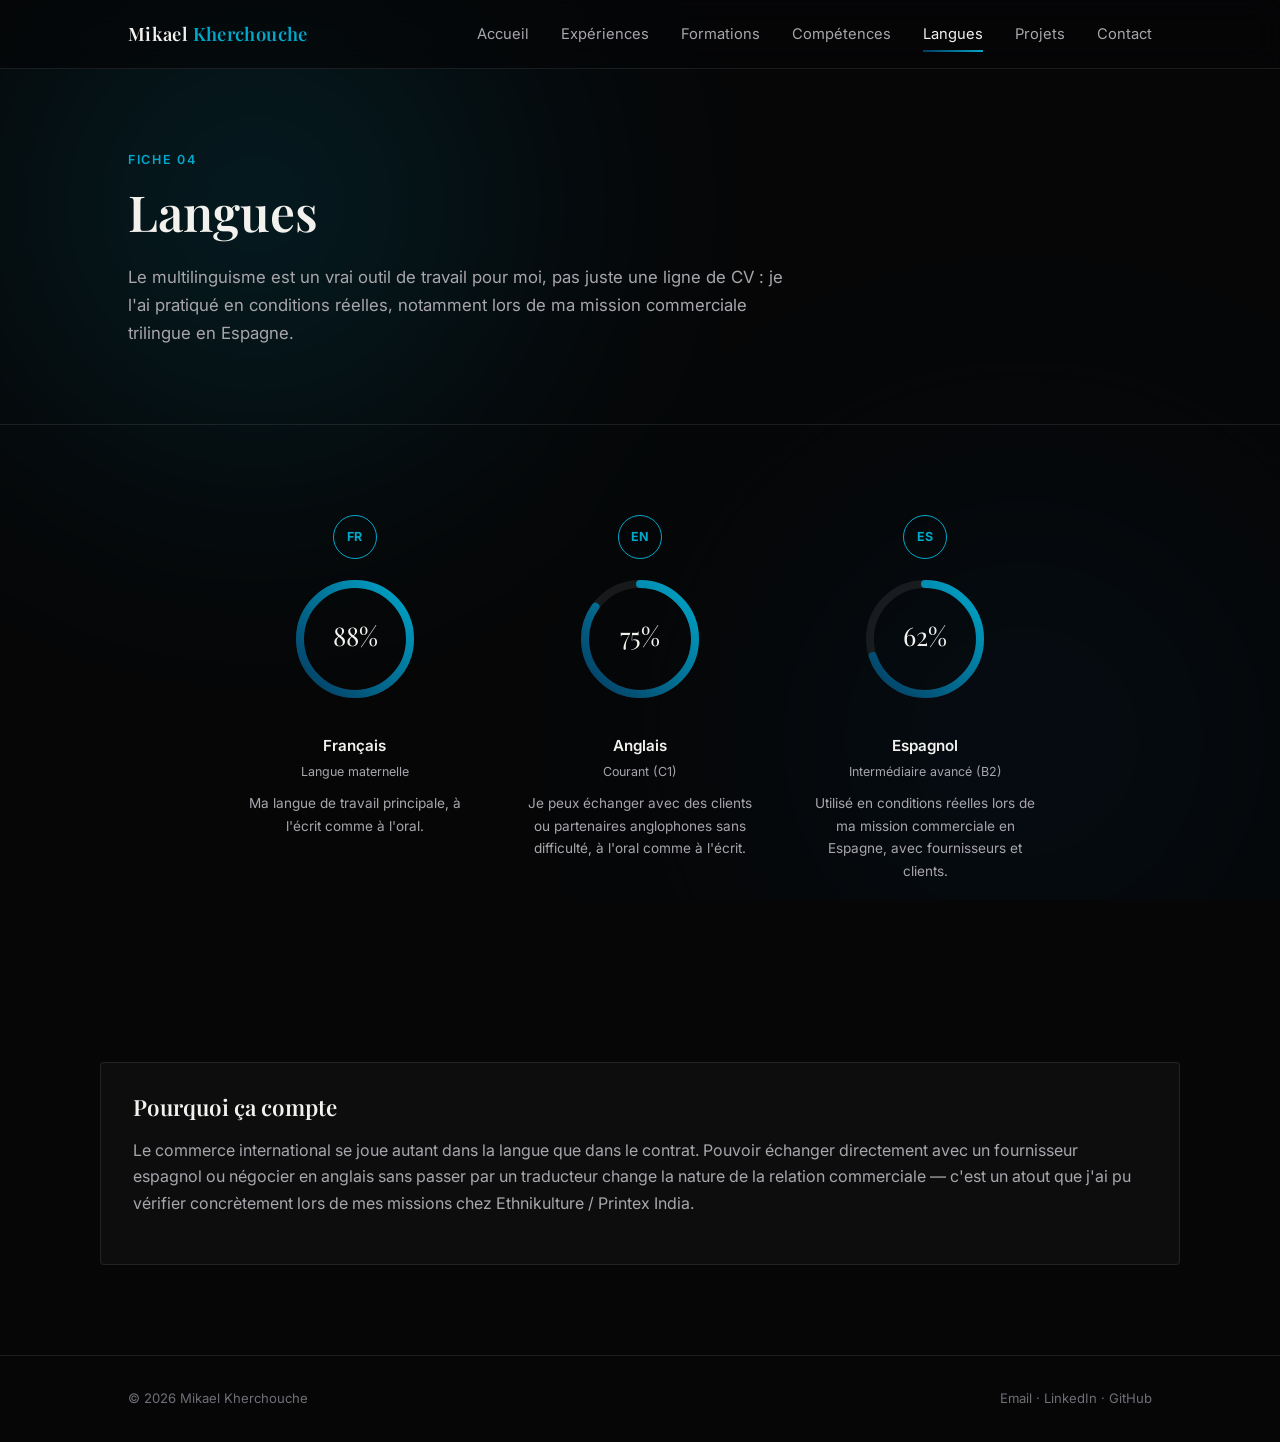
<file: langues.html>
<!DOCTYPE html>
<html lang="fr">
<head>
<meta charset="UTF-8">
<meta name="viewport" content="width=device-width, initial-scale=1.0">
<title>Langues — Mikael Kherchouche</title>
<meta name="description" content="Langues parlées par Mikael Kherchouche : français natif, anglais courant, espagnol niveau B2.">
<link rel="canonical" href="https://mikakhers.github.io/langues.html">

<meta property="og:type" content="website">
<meta property="og:title" content="Langues — Mikael Kherchouche">
<meta property="og:description" content="Langues parlées par Mikael Kherchouche : français natif, anglais courant, espagnol niveau B2.">
<meta property="og:url" content="https://mikakhers.github.io/langues.html">
<meta property="og:image" content="https://mikakhers.github.io/assets/photo.jpg">
<meta name="twitter:card" content="summary">

<link rel="icon" type="image/svg+xml" href="assets/favicon.svg">

<link rel="preconnect" href="https://fonts.googleapis.com">
<link rel="preconnect" href="https://fonts.gstatic.com" crossorigin>
<link href="https://fonts.googleapis.com/css2?family=Playfair+Display:wght@600;700&family=Inter:wght@400;500;600;700&display=swap" rel="stylesheet">
<link rel="stylesheet" href="assets/style.css">
</head>
<body>
<a class="skip-link" href="#main">Aller au contenu principal</a>
<div class="aurora" aria-hidden="true"></div>
<header class="navbar">
  <div class="navbar-inner">
    <a class="brand" href="index.html">Mikael <span>Kherchouche</span></a>
    <button class="nav-toggle" id="navToggle" aria-label="Ouvrir le menu" aria-expanded="false">&#9776;</button>
    <nav class="nav-links" id="navLinks" aria-label="Navigation principale">
      <a href="index.html">Accueil</a>
      <a href="experiences.html">Expériences</a>
      <a href="formations.html">Formations</a>
      <a href="competences.html">Compétences</a>
      <a href="langues.html" class="active" aria-current="page">Langues</a>
      <a href="projets.html">Projets</a>
      <a href="contact.html">Contact</a>
    </nav>
  </div>
</header>
  <section class="page-hero">
    <div class="wrap">
      <div class="section-label">Fiche 04</div>
      <h1>Langues</h1>
      <p>Le multilinguisme est un vrai outil de travail pour moi, pas juste une ligne de CV : je l'ai pratiqué en conditions réelles, notamment lors de ma mission commerciale trilingue en Espagne.</p>
    </div>
  </section>

<main id="main">
  <section>
    <div class="wrap">
      <div class="rings-grid" style="grid-template-columns:repeat(3,1fr);max-width:820px;margin:0 auto;">
      <div class="reveal ring-card">
        <div style="width:44px;height:44px;margin:0 auto 10px;border-radius:50%;border:1.5px solid var(--ruby);display:flex;align-items:center;justify-content:center;font-family:'Inter',sans-serif;font-weight:700;font-size:0.78rem;letter-spacing:0.03em;color:var(--ruby);">FR</div>
        <svg class="ring-svg" viewBox="0 0 140 140" role="img" aria-label="Français : Langue maternelle">
          <defs>
            <linearGradient id="rubyGradient" x1="0" y1="0" x2="1" y2="1">
              <stop offset="0%" stop-color="#04395E"/>
              <stop offset="100%" stop-color="#00A8CC"/>
            </linearGradient>
          </defs>
          <circle class="ring-track" cx="70" cy="70" r="55"/>
          <circle class="ring-progress" data-pct="100" cx="70" cy="70" r="55"/>
          <text x="70" y="77" text-anchor="middle" class="ring-pct ring-num">0%</text>
        </svg>
        <div class="ring-name">Français</div>
        <div class="ring-level">Langue maternelle</div>
        <p style="font-size:0.85rem;max-width:26ch;margin:10px auto 0;">Ma langue de travail principale, à l'écrit comme à l'oral.</p>
      </div>
      <div class="reveal ring-card">
        <div style="width:44px;height:44px;margin:0 auto 10px;border-radius:50%;border:1.5px solid var(--ruby);display:flex;align-items:center;justify-content:center;font-family:'Inter',sans-serif;font-weight:700;font-size:0.78rem;letter-spacing:0.03em;color:var(--ruby);">EN</div>
        <svg class="ring-svg" viewBox="0 0 140 140" role="img" aria-label="Anglais : Courant (C1)">
          <defs>
            <linearGradient id="rubyGradient" x1="0" y1="0" x2="1" y2="1">
              <stop offset="0%" stop-color="#04395E"/>
              <stop offset="100%" stop-color="#00A8CC"/>
            </linearGradient>
          </defs>
          <circle class="ring-track" cx="70" cy="70" r="55"/>
          <circle class="ring-progress" data-pct="85" cx="70" cy="70" r="55"/>
          <text x="70" y="77" text-anchor="middle" class="ring-pct ring-num">0%</text>
        </svg>
        <div class="ring-name">Anglais</div>
        <div class="ring-level">Courant (C1)</div>
        <p style="font-size:0.85rem;max-width:26ch;margin:10px auto 0;">Je peux échanger avec des clients ou partenaires anglophones sans difficulté, à l'oral comme à l'écrit.</p>
      </div>
      <div class="reveal ring-card">
        <div style="width:44px;height:44px;margin:0 auto 10px;border-radius:50%;border:1.5px solid var(--ruby);display:flex;align-items:center;justify-content:center;font-family:'Inter',sans-serif;font-weight:700;font-size:0.78rem;letter-spacing:0.03em;color:var(--ruby);">ES</div>
        <svg class="ring-svg" viewBox="0 0 140 140" role="img" aria-label="Espagnol : Intermédiaire avancé (B2)">
          <defs>
            <linearGradient id="rubyGradient" x1="0" y1="0" x2="1" y2="1">
              <stop offset="0%" stop-color="#04395E"/>
              <stop offset="100%" stop-color="#00A8CC"/>
            </linearGradient>
          </defs>
          <circle class="ring-track" cx="70" cy="70" r="55"/>
          <circle class="ring-progress" data-pct="70" cx="70" cy="70" r="55"/>
          <text x="70" y="77" text-anchor="middle" class="ring-pct ring-num">0%</text>
        </svg>
        <div class="ring-name">Espagnol</div>
        <div class="ring-level">Intermédiaire avancé (B2)</div>
        <p style="font-size:0.85rem;max-width:26ch;margin:10px auto 0;">Utilisé en conditions réelles lors de ma mission commerciale en Espagne, avec fournisseurs et clients.</p>
      </div>
      </div>
    </div>
  </section>

  <section>
    <div class="wrap card reveal">
      <h2 class="section-title" style="font-size:1.4rem;">Pourquoi ça compte</h2>
      <p>
        Le commerce international se joue autant dans la langue que dans le contrat. Pouvoir échanger directement avec un fournisseur espagnol ou négocier en anglais sans passer par un traducteur change la nature de la relation commerciale — c'est un atout que j'ai pu vérifier concrètement lors de mes missions chez Ethnikulture / Printex India.
      </p>
    </div>
  </section>
</main>
<footer>
  <div class="wrap footer-inner">
    <span>&copy; 2026 Mikael Kherchouche</span>
    <span>
      <a href="mailto:mikael.kherchouche@gmail.com">Email</a> ·
      <a href="https://linkedin.com/in/mikael-kherchouche" target="_blank" rel="noopener">LinkedIn</a> ·
      <a href="https://github.com/mikakhers" target="_blank" rel="noopener">GitHub</a>
    </span>
  </div>
</footer>
<script src="assets/script.js"></script>
</body>
</html>
</file>
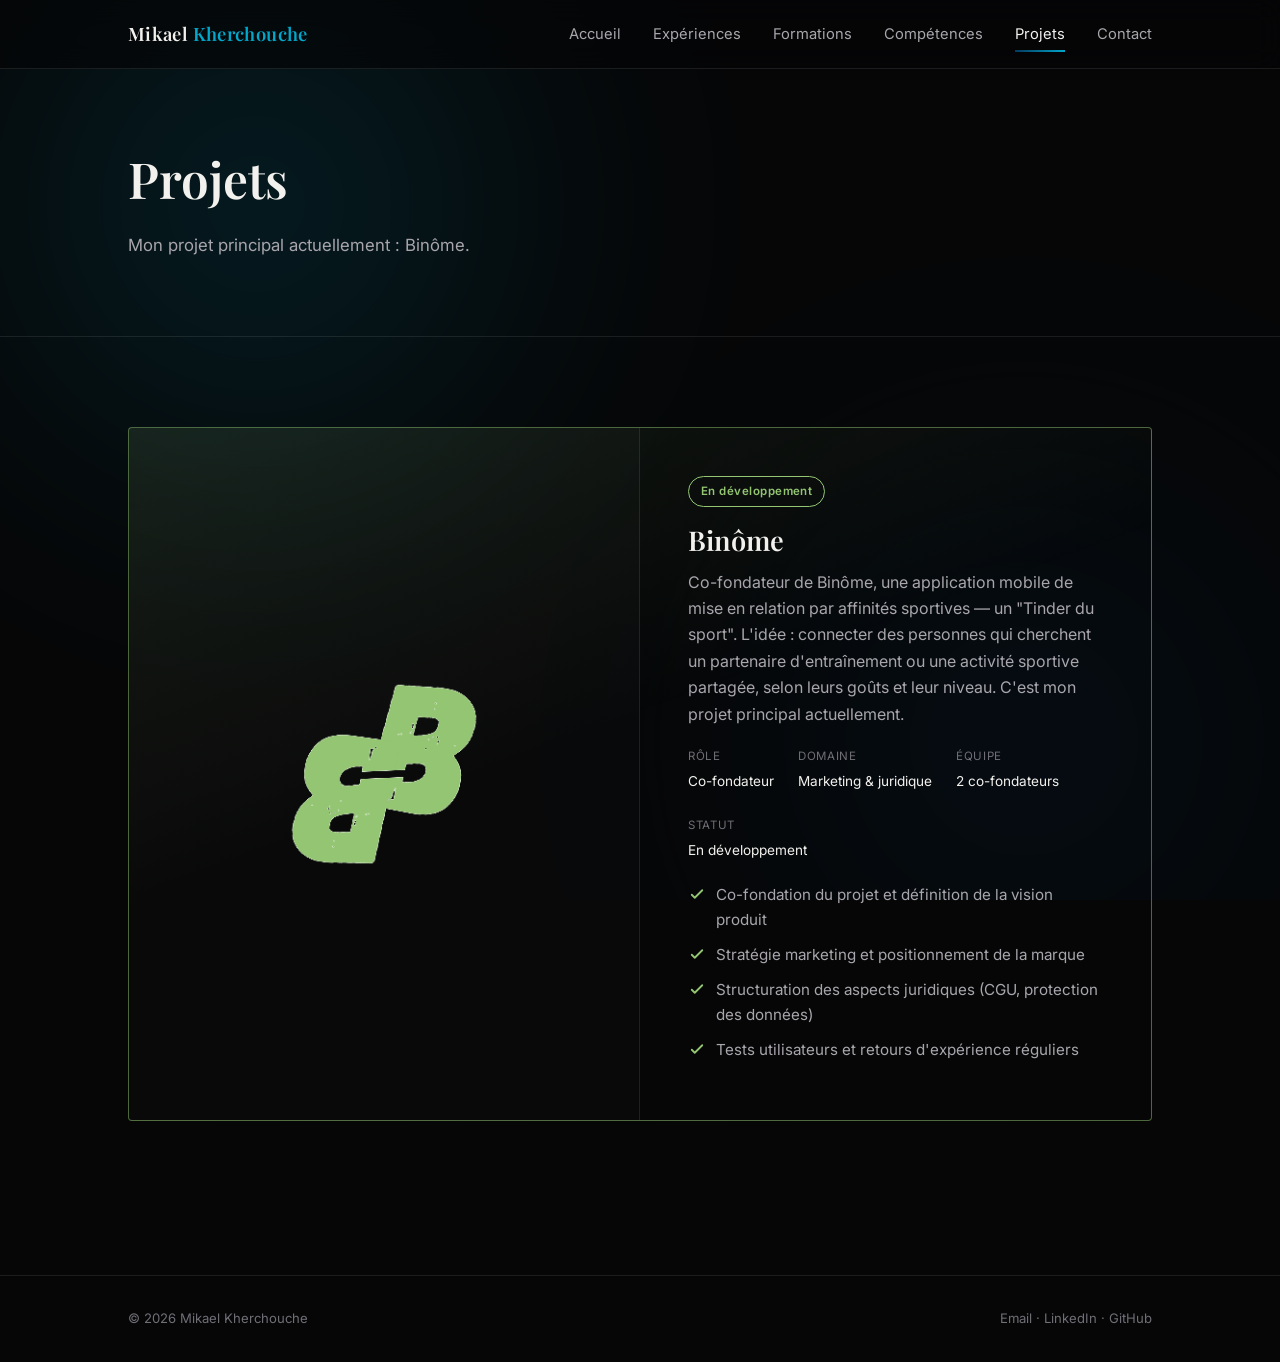
<file: projets.html>
<!DOCTYPE html>
<html lang="fr">
<head>
<meta charset="UTF-8">
<meta name="viewport" content="width=device-width, initial-scale=1.0">
<title>Projets — Mikael Kherchouche</title>
<meta name="description" content="Binôme, l'application mobile co-fondée par Mikael Kherchouche, mêlant sport et mise en relation.">
<link rel="canonical" href="https://mikakhers.github.io/Porfolio-mika-khers/projets.html">

<meta property="og:type" content="website">
<meta property="og:title" content="Projets — Mikael Kherchouche">
<meta property="og:description" content="Binôme, l'application mobile co-fondée par Mikael Kherchouche, mêlant sport et mise en relation.">
<meta property="og:url" content="https://mikakhers.github.io/Porfolio-mika-khers/projets.html">
<meta property="og:image" content="https://mikakhers.github.io/Porfolio-mika-khers/assets/photo.jpg">
<meta name="twitter:card" content="summary">

<link rel="icon" type="image/svg+xml" href="assets/favicon.svg">

<link rel="preconnect" href="https://fonts.googleapis.com">
<link rel="preconnect" href="https://fonts.gstatic.com" crossorigin>
<link href="https://fonts.googleapis.com/css2?family=Playfair+Display:wght@600;700&family=Inter:wght@400;500;600;700&display=swap" rel="stylesheet">
<link rel="stylesheet" href="assets/style.css">
</head>
<body>
<a class="skip-link" href="#main">Aller au contenu principal</a>
<div class="aurora" aria-hidden="true"></div>
<header class="navbar">
  <div class="navbar-inner">
    <a class="brand" href="index.html">Mikael <span>Kherchouche</span></a>
    <button class="nav-toggle" id="navToggle" aria-label="Ouvrir le menu" aria-expanded="false">&#9776;</button>
    <nav class="nav-links" id="navLinks" aria-label="Navigation principale">
      <a href="index.html">Accueil</a>
      <a href="experiences.html">Expériences</a>
      <a href="formations.html">Formations</a>
      <a href="competences.html">Compétences</a>
      <a href="projets.html" class="active" aria-current="page">Projets</a>
      <a href="contact.html">Contact</a>
    </nav>
  </div>
</header>
  <section class="page-hero">
    <div class="wrap">
      <h1>Projets</h1>
      <p>Mon projet principal actuellement : Binôme.</p>
    </div>
  </section>

<main id="main">
  <section>
    <div class="wrap">
      <div class="reveal">
      <div class="case-study-panel active" id="case-binome">
        <div class="case-study">
          <div class="case-grid">
            <div class="case-visual" aria-hidden="true">
              <img src="assets/binome-logo.png" alt="Logo Binôme" style="max-width:200px;width:100%;height:auto;display:block;margin:0 auto;">
            </div>
            <div class="case-content">
              <span class="status-pill">En développement</span>
              <h2>Binôme</h2>
              <p>Co-fondateur de Binôme, une application mobile de mise en relation par affinités sportives — un "Tinder du sport". L'idée : connecter des personnes qui cherchent un partenaire d'entraînement ou une activité sportive partagée, selon leurs goûts et leur niveau. C'est mon projet principal actuellement.</p>
              <div class="case-meta">
                <div><span class="label">Rôle</span>Co-fondateur</div><div><span class="label">Domaine</span>Marketing &amp; juridique</div><div><span class="label">Équipe</span>2 co-fondateurs</div><div><span class="label">Statut</span>En développement</div>
              </div>
              <ul class="feature-list">
                <li><svg width="18" height="18" viewBox="0 0 24 24" fill="none" stroke="#00A8CC" stroke-width="2.4" stroke-linecap="round" stroke-linejoin="round"><path d="M5 13l4 4L19 7"/></svg><span>Co-fondation du projet et définition de la vision produit</span></li><li><svg width="18" height="18" viewBox="0 0 24 24" fill="none" stroke="#00A8CC" stroke-width="2.4" stroke-linecap="round" stroke-linejoin="round"><path d="M5 13l4 4L19 7"/></svg><span>Stratégie marketing et positionnement de la marque</span></li><li><svg width="18" height="18" viewBox="0 0 24 24" fill="none" stroke="#00A8CC" stroke-width="2.4" stroke-linecap="round" stroke-linejoin="round"><path d="M5 13l4 4L19 7"/></svg><span>Structuration des aspects juridiques (CGU, protection des données)</span></li><li><svg width="18" height="18" viewBox="0 0 24 24" fill="none" stroke="#00A8CC" stroke-width="2.4" stroke-linecap="round" stroke-linejoin="round"><path d="M5 13l4 4L19 7"/></svg><span>Tests utilisateurs et retours d'expérience réguliers</span></li>
              </ul>
            </div>
          </div>
        </div>
      </div>
      </div>
    </div>
  </section>
</main>
<footer>
  <div class="wrap footer-inner">
    <span>&copy; 2026 Mikael Kherchouche</span>
    <span>
      <a href="mailto:mikael.kherchouche@gmail.com">Email</a> ·
      <a href="https://linkedin.com/in/mikael-kherchouche" target="_blank" rel="noopener">LinkedIn</a> ·
      <a href="https://github.com/mikakhers" target="_blank" rel="noopener">GitHub</a>
    </span>
  </div>
</footer>
<script src="assets/script.js"></script>
</body>
</html>
</file>
<file: assets/style.css>
/* ==========================================================================
   RESET & BASE
   ========================================================================== */
*, *::before, *::after { box-sizing: border-box; }
html { scroll-behavior: smooth; }
body {
  margin: 0;
  background: var(--bg);
  color: var(--text);
  font-family: 'Inter', sans-serif;
  line-height: 1.65;
  -webkit-font-smoothing: antialiased;
  overflow-x: hidden;
}
img { max-width: 100%; display: block; }
a { color: inherit; text-decoration: none; }
h1, h2, h3, h4 {
  font-family: 'Playfair Display', serif;
  font-weight: 600;
  line-height: 1.15;
  margin: 0 0 0.5em;
}
p { margin: 0 0 1em; color: var(--text-dim); }
ul { margin: 0; padding: 0; list-style: none; }
::selection { background: var(--ruby); color: #fff; }

:root {
  --bg: #060607;
  --bg-2: #0e0e11;
  --card-bg: rgba(255,255,255,0.03);
  --card-border: rgba(255,255,255,0.09);
  --text: #f2f1ee;
  --text-dim: #a8a6ac;
  --text-faint: #706e76;
  --ruby-deep: #04395E;
  --ruby: #00A8CC;
  --ruby-grad: linear-gradient(135deg, #04395E 0%, #00A8CC 100%);
  --maxw: 1080px;
  --radius: 4px;
}

/* Focus visibility for accessibility */
a:focus-visible, button:focus-visible, input:focus-visible, textarea:focus-visible {
  outline: 2px solid var(--ruby);
  outline-offset: 3px;
}

.skip-link{
  position:absolute;
  left:-999px;
  top:0;
  background:var(--ruby);
  color:#fff;
  padding:12px 20px;
  z-index:200;
  font-weight:600;
  border-radius:0 0 6px 0;
}
.skip-link:focus{ left:0; }

.wrap { max-width: var(--maxw); margin: 0 auto; padding: 0 28px; }
.mono { font-family: 'Inter', sans-serif; letter-spacing: 0.04em; }

/* ==========================================================================
   ANIMATED AURORA BACKGROUND
   ========================================================================== */
.aurora {
  position: fixed;
  inset: 0;
  z-index: -1;
  overflow: hidden;
  background: var(--bg);
}
.aurora::before, .aurora::after {
  content: '';
  position: absolute;
  width: 60vw;
  height: 60vw;
  border-radius: 50%;
  filter: blur(120px);
  opacity: 0.18;
}
.aurora::before {
  background: radial-gradient(circle, var(--ruby) 0%, transparent 70%);
  top: -20%;
  left: -10%;
  animation: driftA 26s ease-in-out infinite alternate;
}
.aurora::after {
  background: radial-gradient(circle, var(--ruby-deep) 0%, transparent 70%);
  bottom: -25%;
  right: -10%;
  animation: driftB 32s ease-in-out infinite alternate;
}
@keyframes driftA {
  0%   { transform: translate(0, 0) scale(1); }
  100% { transform: translate(8vw, 10vh) scale(1.15); }
}
@keyframes driftB {
  0%   { transform: translate(0, 0) scale(1); }
  100% { transform: translate(-10vw, -8vh) scale(1.1); }
}
@media (prefers-reduced-motion: reduce) {
  .aurora::before, .aurora::after { animation: none; }
}

/* ==========================================================================
   NAVBAR
   ========================================================================== */
.navbar {
  position: fixed;
  top: 0; left: 0; right: 0;
  z-index: 100;
  background: rgba(6,6,7,0.65);
  backdrop-filter: blur(14px);
  -webkit-backdrop-filter: blur(14px);
  border-bottom: 1px solid var(--card-border);
}
.navbar-inner {
  max-width: var(--maxw);
  margin: 0 auto;
  padding: 18px 28px;
  display: flex;
  align-items: center;
  justify-content: space-between;
}
.brand {
  font-family: 'Playfair Display', serif;
  font-size: 1.15rem;
  font-weight: 600;
  letter-spacing: 0.02em;
}
.brand span { color: var(--ruby); }
.nav-links {
  display: flex;
  gap: 32px;
  font-size: 0.92rem;
  color: var(--text-dim);
}
.nav-links a {
  position: relative;
  padding: 4px 0;
  transition: color 0.25s ease;
}
.nav-links a::after {
  content: '';
  position: absolute;
  left: 0; bottom: -2px;
  width: 0; height: 2px;
  background: var(--ruby-grad);
  transition: width 0.25s ease;
}
.nav-links a:hover { color: var(--text); }
.nav-links a:hover::after,
.nav-links a.active::after { width: 100%; }
.nav-links a.active { color: var(--text); }

.nav-toggle {
  display: none;
  background: none;
  border: none;
  color: var(--text);
  font-size: 1.5rem;
  cursor: pointer;
}
@media (max-width: 720px) {
  .nav-links {
    position: fixed;
    top: 62px; left: 0; right: 0;
    flex-direction: column;
    gap: 20px;
    background: var(--bg-2);
    padding: 24px 28px;
    border-bottom: 1px solid var(--card-border);
    transform: translateY(-140%);
    transition: transform 0.3s ease;
  }
  .nav-links.open { transform: translateY(0); }
  .nav-toggle { display: block; }
}

/* ==========================================================================
   BUTTONS
   ========================================================================== */
.btn {
  display: inline-flex;
  align-items: center;
  gap: 8px;
  padding: 13px 26px;
  border-radius: var(--radius);
  font-size: 0.92rem;
  font-weight: 600;
  border: 1px solid transparent;
  cursor: pointer;
  transition: transform 0.2s ease, box-shadow 0.2s ease, border-color 0.2s ease, background 0.2s ease;
}
.btn-primary {
  background: var(--ruby-grad);
  color: #fff;
}
.btn-primary:hover {
  transform: translateY(-2px);
  box-shadow: 0 10px 30px -8px rgba(0,168,204,0.55);
}
.btn-outline {
  background: transparent;
  color: var(--text);
  border-color: var(--card-border);
}
.btn-outline:hover {
  border-color: var(--ruby);
  color: var(--ruby);
  transform: translateY(-2px);
}
.btn:active { transform: scale(0.97); }

/* ==========================================================================
   SECTION / PAGE HERO GENERIC
   ========================================================================== */
section { padding: 90px 0; position: relative; }
.section-label {
  font-size: 0.78rem;
  color: var(--ruby);
  text-transform: uppercase;
  letter-spacing: 0.14em;
  margin-bottom: 12px;
  font-weight: 600;
}
.section-title { font-size: clamp(1.8rem, 4vw, 2.5rem); margin-bottom: 16px; }
.section-intro { max-width: 62ch; color: var(--text-dim); margin-bottom: 48px; }

.page-hero {
  padding: 150px 0 60px;
  border-bottom: 1px solid var(--card-border);
}
.page-hero h1 { font-size: clamp(2.1rem, 5vw, 3.1rem); }
.page-hero p { max-width: 60ch; font-size: 1.05rem; }

/* ==========================================================================
   REVEAL ON SCROLL
   ========================================================================== */
.reveal { opacity: 0; transform: translateY(26px); transition: opacity 0.7s ease, transform 0.7s ease; }
.reveal.in { opacity: 1; transform: translateY(0); }
@media (prefers-reduced-motion: reduce) { .reveal { opacity: 1; transform: none; transition: none; } }

/* ==========================================================================
   HERO (ACCUEIL)
   ========================================================================== */
.hero {
  padding: 150px 0 100px;
  min-height: 90vh;
  display: flex;
  align-items: center;
}
.hero-grid {
  display: grid;
  grid-template-columns: 320px 1fr;
  gap: 64px;
  align-items: center;
  width: 100%;
}
.hero-photo-wrap {
  position: relative;
  width: 100%;
  aspect-ratio: 1 / 1;
  border-radius: 12px;
  overflow: hidden;
  border: 1px solid var(--card-border);
}
.hero-photo-wrap::after {
  content: '';
  position: absolute;
  inset: 0;
  background: linear-gradient(180deg, transparent 55%, rgba(4,57,94,0.35) 100%);
  pointer-events: none;
}
.hero-photo-wrap img { width: 100%; height: 100%; object-fit: cover; }

.eyebrow {
  color: var(--ruby);
  font-size: 0.85rem;
  font-weight: 600;
  letter-spacing: 0.1em;
  text-transform: uppercase;
  margin-bottom: 18px;
}
.hero h1 {
  font-size: clamp(2.3rem, 5.4vw, 3.6rem);
  margin-bottom: 10px;
}
.hero h1 .accent { color: var(--ruby); }
.hero .role {
  font-family: 'Inter', sans-serif;
  font-size: 1.15rem;
  color: var(--text-dim);
  margin-bottom: 22px;
  min-height: 1.6em;
}
.typed-cursor {
  display: inline-block;
  width: 2px;
  background: var(--ruby);
  margin-left: 3px;
  animation: blink 0.9s steps(1) infinite;
}
@keyframes blink { 50% { opacity: 0; } }

.hero-cta { display: flex; gap: 16px; flex-wrap: wrap; margin-top: 28px; }

@media (max-width: 800px) {
  .hero-grid { grid-template-columns: 1fr; text-align: center; }
  .hero-photo-wrap { max-width: 220px; margin: 0 auto; }
  .hero-cta { justify-content: center; }
}

/* ==========================================================================
   STATS
   ========================================================================== */
.stats {
  display: grid;
  grid-template-columns: repeat(4, 1fr);
  border-top: 1px solid var(--card-border);
  border-bottom: 1px solid var(--card-border);
}
.stat-item {
  padding: 40px 20px;
  text-align: center;
  border-right: 1px solid var(--card-border);
}
.stat-item:last-child { border-right: none; }
.stat-num {
  font-family: 'Playfair Display', serif;
  font-size: 2.6rem;
  font-weight: 600;
  color: var(--ruby);
  display: block;
  line-height: 1;
  margin-bottom: 10px;
}
.stat-label {
  font-size: 0.82rem;
  color: var(--text-dim);
  letter-spacing: 0.03em;
}
@media (max-width: 700px) {
  .stats { grid-template-columns: repeat(2, 1fr); }
  .stat-item:nth-child(2n) { border-right: none; }
  .stat-item:nth-child(n+3) { border-top: 1px solid var(--card-border); }
}

/* ==========================================================================
   CARDS (GENERIC)
   ========================================================================== */
.card {
  background: var(--card-bg);
  border: 1px solid var(--card-border);
  border-radius: var(--radius);
  padding: 32px;
  transition: transform 0.3s ease, border-color 0.3s ease, box-shadow 0.3s ease;
}
.card:hover {
  transform: translateY(-4px);
  border-color: rgba(0,168,204,0.45);
  box-shadow: 0 20px 50px -25px rgba(0,168,204,0.4);
}

.grid-2 { display: grid; grid-template-columns: 1fr 1fr; gap: 28px; }
.grid-3 { display: grid; grid-template-columns: repeat(auto-fit, minmax(240px, 1fr)); gap: 28px; }
@media (max-width: 640px) { .grid-2, .grid-3 { grid-template-columns: 1fr; } }

/* ==========================================================================
   ABOUT (ACCUEIL)
   ========================================================================== */
.about-grid { display: grid; grid-template-columns: 1fr 1fr; gap: 56px; align-items: start; }
@media (max-width: 800px) { .about-grid { grid-template-columns: 1fr; } }

/* ==========================================================================
   MINI SKILL BARS (APERCU ACCUEIL)
   ========================================================================== */
.skill-bar-row { margin-bottom: 22px; }
.skill-bar-row:last-child { margin-bottom: 0; }
.skill-bar-top {
  display: flex;
  justify-content: space-between;
  font-size: 0.9rem;
  margin-bottom: 8px;
}
.skill-bar-top .pct { color: var(--ruby); font-weight: 600; }
.skill-bar-track {
  height: 6px;
  background: rgba(255,255,255,0.06);
  border-radius: 4px;
  overflow: hidden;
}
.skill-bar-fill {
  height: 100%;
  width: 0%;
  background: var(--ruby-grad);
  border-radius: 4px;
  transition: width 1.4s cubic-bezier(0.22, 1, 0.36, 1);
}

/* ==========================================================================
   SKILL RINGS (PAGE COMPETENCES)
   ========================================================================== */
.rings-grid {
  display: grid;
  grid-template-columns: repeat(4, 1fr);
  gap: 36px;
}
@media (max-width: 900px) { .rings-grid { grid-template-columns: repeat(2, 1fr); } }
@media (max-width: 500px) { .rings-grid { grid-template-columns: 1fr 1fr; gap: 24px; } }

.ring-card { text-align: center; }
.ring-svg { width: 140px; height: 140px; margin: 0 auto 16px; }
.ring-track { fill: none; stroke: rgba(255,255,255,0.08); stroke-width: 8; }
.ring-progress {
  fill: none;
  stroke: url(#rubyGradient);
  stroke-width: 8;
  stroke-linecap: round;
  transform: rotate(-90deg);
  transform-origin: 50% 50%;
  stroke-dasharray: 345;
  stroke-dashoffset: 345;
  transition: stroke-dashoffset 1.6s cubic-bezier(0.22, 1, 0.36, 1);
}
.ring-pct {
  font-family: 'Playfair Display', serif;
  font-size: 1.6rem;
  fill: var(--text);
}
.ring-name { font-size: 0.95rem; font-weight: 600; margin-bottom: 4px; }
.ring-level { font-size: 0.78rem; color: var(--text-dim); }

/* ==========================================================================
   EXPERIENCE LIST (PAGE EXPERIENCES)
   ========================================================================== */
.exp-list { border-top: 1px solid var(--card-border); }
.exp-row {
  display: grid;
  grid-template-columns: 160px 1fr;
  gap: 32px;
  padding: 36px 24px;
  margin: 0 -24px;
  border-bottom: 1px solid var(--card-border);
  border-radius: var(--radius);
  transition: transform 0.25s ease, box-shadow 0.25s ease, background 0.25s ease;
}
.exp-row:hover {
  transform: scale(1.015);
  background: rgba(255,255,255,0.02);
  box-shadow: 0 16px 44px -26px rgba(0,168,204,0.4);
}
.exp-date {
  font-size: 1.05rem;
  font-weight: 700;
  color: var(--ruby);
  letter-spacing: 0.01em;
  padding-top: 4px;
}
.exp-role { font-size: 1.2rem; margin-bottom: 4px; }
.exp-company { color: var(--text-dim); font-size: 0.92rem; margin-bottom: 12px; }
.exp-desc { margin-bottom: 16px; }
.exp-tags { display: flex; flex-wrap: wrap; gap: 8px; }
.tag {
  font-size: 0.76rem;
  padding: 5px 12px;
  border: 1px solid var(--card-border);
  border-radius: 20px;
  color: var(--text-dim);
  transition: border-color 0.2s ease, color 0.2s ease;
}
.tag:hover { border-color: var(--ruby); color: var(--ruby); }
@media (max-width: 640px) { .exp-row { grid-template-columns: 1fr; gap: 10px; } }

/* ==========================================================================
   TIMELINE (PAGE FORMATIONS)
   ========================================================================== */
.timeline { position: relative; padding-left: 40px; }
.timeline::before {
  content: '';
  position: absolute;
  left: 7px; top: 6px; bottom: 6px;
  width: 2px;
  background: linear-gradient(180deg, var(--ruby), rgba(0,168,204,0.05));
}
.tl-step { position: relative; padding-bottom: 48px; }
.tl-step:last-child { padding-bottom: 0; }
.tl-step::before {
  content: '';
  position: absolute;
  left: -40px; top: 4px;
  width: 16px; height: 16px;
  border-radius: 50%;
  background: var(--bg);
  border: 2px solid var(--ruby);
  box-shadow: 0 0 0 5px rgba(0,168,204,0.12);
}
.tl-date { color: var(--ruby); font-size: 0.85rem; font-weight: 600; margin-bottom: 6px; }
.tl-step h3 { font-size: 1.25rem; margin-bottom: 6px; }
.tl-step p { max-width: 60ch; }

/* ==========================================================================
   PROJECT CASE STUDY (PAGE PROJETS)
   ========================================================================== */
.case-study {
  border: 1px solid var(--card-border);
  border-radius: var(--radius);
  overflow: hidden;
  background: linear-gradient(160deg, rgba(0,168,204,0.06), transparent 45%);
  margin-bottom: 64px;
}
.case-grid {
  display: grid;
  grid-template-columns: 1fr 1fr;
}
.case-visual {
  padding: 48px;
  display: flex;
  align-items: center;
  justify-content: center;
  border-right: 1px solid var(--card-border);
  background: rgba(255,255,255,0.015);
}
.case-visual svg { width: 100%; max-width: 320px; height: auto; }
.case-content { padding: 48px; }
.status-pill {
  display: inline-block;
  font-size: 0.72rem;
  font-weight: 600;
  letter-spacing: 0.04em;
  color: var(--ruby);
  border: 1px solid var(--ruby);
  padding: 5px 12px;
  border-radius: 20px;
  margin-bottom: 18px;
}
.case-content h2 { font-size: 1.7rem; margin-bottom: 12px; }
.case-meta { display: flex; gap: 24px; margin: 20px 0; flex-wrap: wrap; }
.case-meta div { font-size: 0.85rem; }
.case-meta .label { color: var(--text-faint); display: block; margin-bottom: 4px; font-size: 0.72rem; text-transform: uppercase; letter-spacing: 0.06em; }
.feature-list { margin-top: 20px; }
.feature-list li {
  display: flex;
  gap: 10px;
  align-items: flex-start;
  margin-bottom: 10px;
  font-size: 0.95rem;
  color: var(--text-dim);
}
.feature-list svg { flex-shrink: 0; margin-top: 3px; }
@media (max-width: 800px) {
  .case-grid { grid-template-columns: 1fr; }
  .case-visual { border-right: none; border-bottom: 1px solid var(--card-border); }
}

.mini-project-card h3 { font-size: 1.1rem; margin-bottom: 8px; }
.mini-project-card .exp-tags { margin-top: 16px; }

/* ==========================================================================
   INTERESTS GRID (SVG ILLUSTRATIONS MAISON)
   ========================================================================== */
.interests-grid { display: grid; grid-template-columns: repeat(3, 1fr); gap: 24px; }
@media (max-width: 700px) { .interests-grid { grid-template-columns: 1fr; } }
.interest-card { text-align: center; padding: 36px 24px; }
.interest-card svg { width: 56px; height: 56px; margin: 0 auto 18px; }
.interest-card h3 { font-size: 1rem; margin-bottom: 6px; }
.interest-card p { font-size: 0.85rem; margin: 0; }

/* ==========================================================================
   CV DOWNLOAD BLOCK
   ========================================================================== */
.cv-block {
  display: flex;
  align-items: center;
  justify-content: space-between;
  flex-wrap: wrap;
  gap: 24px;
  padding: 44px;
  border: 1px solid var(--card-border);
  border-radius: var(--radius);
  background: linear-gradient(120deg, rgba(0,168,204,0.07), transparent 60%);
}
.cv-block h3 { margin-bottom: 6px; }
.cv-block p { margin: 0; }

/* ==========================================================================
   CONTACT PAGE
   ========================================================================== */
.contact-grid { display: grid; grid-template-columns: 1fr 1fr; gap: 56px; align-items: start; }
@media (max-width: 800px) { .contact-grid { grid-template-columns: 1fr; } }
.contact-cards { display: flex; flex-direction: column; gap: 18px; }
.contact-card { display: flex; align-items: center; gap: 16px; padding: 22px; }
.contact-card svg { flex-shrink: 0; color: var(--ruby); }
.contact-card .label { font-size: 0.75rem; color: var(--text-faint); text-transform: uppercase; letter-spacing: 0.06em; margin-bottom: 4px; }
.contact-card .value { font-size: 0.98rem; }
.contact-card a.value:hover { color: var(--ruby); }

/* ==========================================================================
   FOOTER
   ========================================================================== */
footer {
  border-top: 1px solid var(--card-border);
  padding: 32px 0;
}
.footer-inner {
  display: flex;
  justify-content: space-between;
  flex-wrap: wrap;
  gap: 12px;
  font-size: 0.82rem;
  color: var(--text-faint);
}
.footer-inner a:hover { color: var(--ruby); }

/* ==========================================================================
   SKILL DETAIL CARDS (compétences, avec description concrète)
   ========================================================================== */
.skill-detail-grid {
  display: grid;
  grid-template-columns: repeat(auto-fit, minmax(300px, 1fr));
  gap: 24px;
}
.skill-detail-card h3 {
  font-size: 1.15rem;
  margin-bottom: 10px;
  display: flex;
  align-items: center;
  justify-content: space-between;
  gap: 12px;
  flex-wrap: wrap;
}
.skill-level-tag {
  font-family: 'Inter', sans-serif;
  font-size: 0.72rem;
  font-weight: 600;
  padding: 4px 12px;
  border: 1px solid var(--ruby);
  border-radius: 20px;
  color: var(--ruby);
  white-space: nowrap;
}
.skill-detail-card p { font-size: 0.94rem; margin: 0; }

/* ==========================================================================
   FORMATION CARDS (un bloc distinct par formation)
   ========================================================================== */
.formation-card { margin-bottom: 24px; }
.formation-card:last-child { margin-bottom: 0; }
.formation-card .tl-date { display: inline-block; margin-bottom: 8px; }
.formation-card h3 { font-size: 1.25rem; margin-bottom: 10px; }
.formation-card p { max-width: 65ch; margin: 0; }
.formation-card .formation-meta {
  display: flex;
  gap: 20px;
  margin-top: 16px;
  flex-wrap: wrap;
}
.formation-meta span {
  font-size: 0.78rem;
  color: var(--text-faint);
  border-left: 2px solid var(--ruby);
  padding-left: 10px;
}

/* ==========================================================================
   PROJECT SELECTOR (autres projets interactifs)
   ========================================================================== */
.project-tabs {
  display: flex;
  gap: 12px;
  flex-wrap: wrap;
  margin-bottom: 36px;
}
.project-tab {
  padding: 11px 20px;
  border: 1px solid var(--card-border);
  border-radius: 24px;
  font-size: 0.85rem;
  font-family: 'Inter', sans-serif;
  background: transparent;
  color: var(--text-dim);
  cursor: pointer;
  transition: border-color 0.2s ease, color 0.2s ease, background 0.2s ease, transform 0.2s ease;
}
.project-tab:hover { border-color: var(--ruby); color: var(--text); transform: translateY(-2px); }
.project-tab.active {
  border-color: transparent;
  color: #fff;
  background: var(--ruby-grad);
}
.case-study-panel { display: none; }
.case-study-panel.active { display: block; }
.pending-note {
  display: inline-flex;
  align-items: center;
  gap: 6px;
  font-size: 0.76rem;
  color: var(--text-faint);
  border: 1px dashed var(--card-border);
  padding: 6px 12px;
  border-radius: 20px;
  margin-top: 14px;
}

/* ==========================================================================
   CONTACT PHOTO
   ========================================================================== */
.contact-photo-wrap {
  width: 140px;
  height: 140px;
  border-radius: 50%;
  overflow: hidden;
  border: 2px solid var(--card-border);
  margin-bottom: 24px;
}
.contact-photo-wrap img { width: 100%; height: 100%; object-fit: cover; }

/* ==========================================================================
   BINÔME — cadre en pistache (couleur de marque du projet, isolée du thème)
   ========================================================================== */
#case-binome .case-study {
  border-color: rgba(147,197,114,0.5);
  background: linear-gradient(160deg, rgba(147,197,114,0.10), transparent 45%);
}
#case-binome .case-study:hover {
  border-color: #93C572;
  box-shadow: 0 14px 44px -22px rgba(147,197,114,0.5);
}
#case-binome .status-pill {
  color: #93C572;
  border-color: #93C572;
}
#case-binome .feature-list svg path {
  stroke: #93C572;
}
#case-binome .case-visual {
  align-items: center;
  justify-content: center;
}
#home-binome {
  border-color: rgba(147,197,114,0.5);
  background: linear-gradient(160deg, rgba(147,197,114,0.10), transparent 45%);
}
#home-binome:hover {
  border-color: #93C572;
  box-shadow: 0 14px 44px -22px rgba(147,197,114,0.5);
}
.btn-pistache {
  background: linear-gradient(135deg, #6FA050 0%, #93C572 100%);
  color: #fff;
}
.btn-pistache:hover {
  transform: translateY(-2px);
  box-shadow: 0 10px 30px -8px rgba(147,197,114,0.55);
}
</file>
